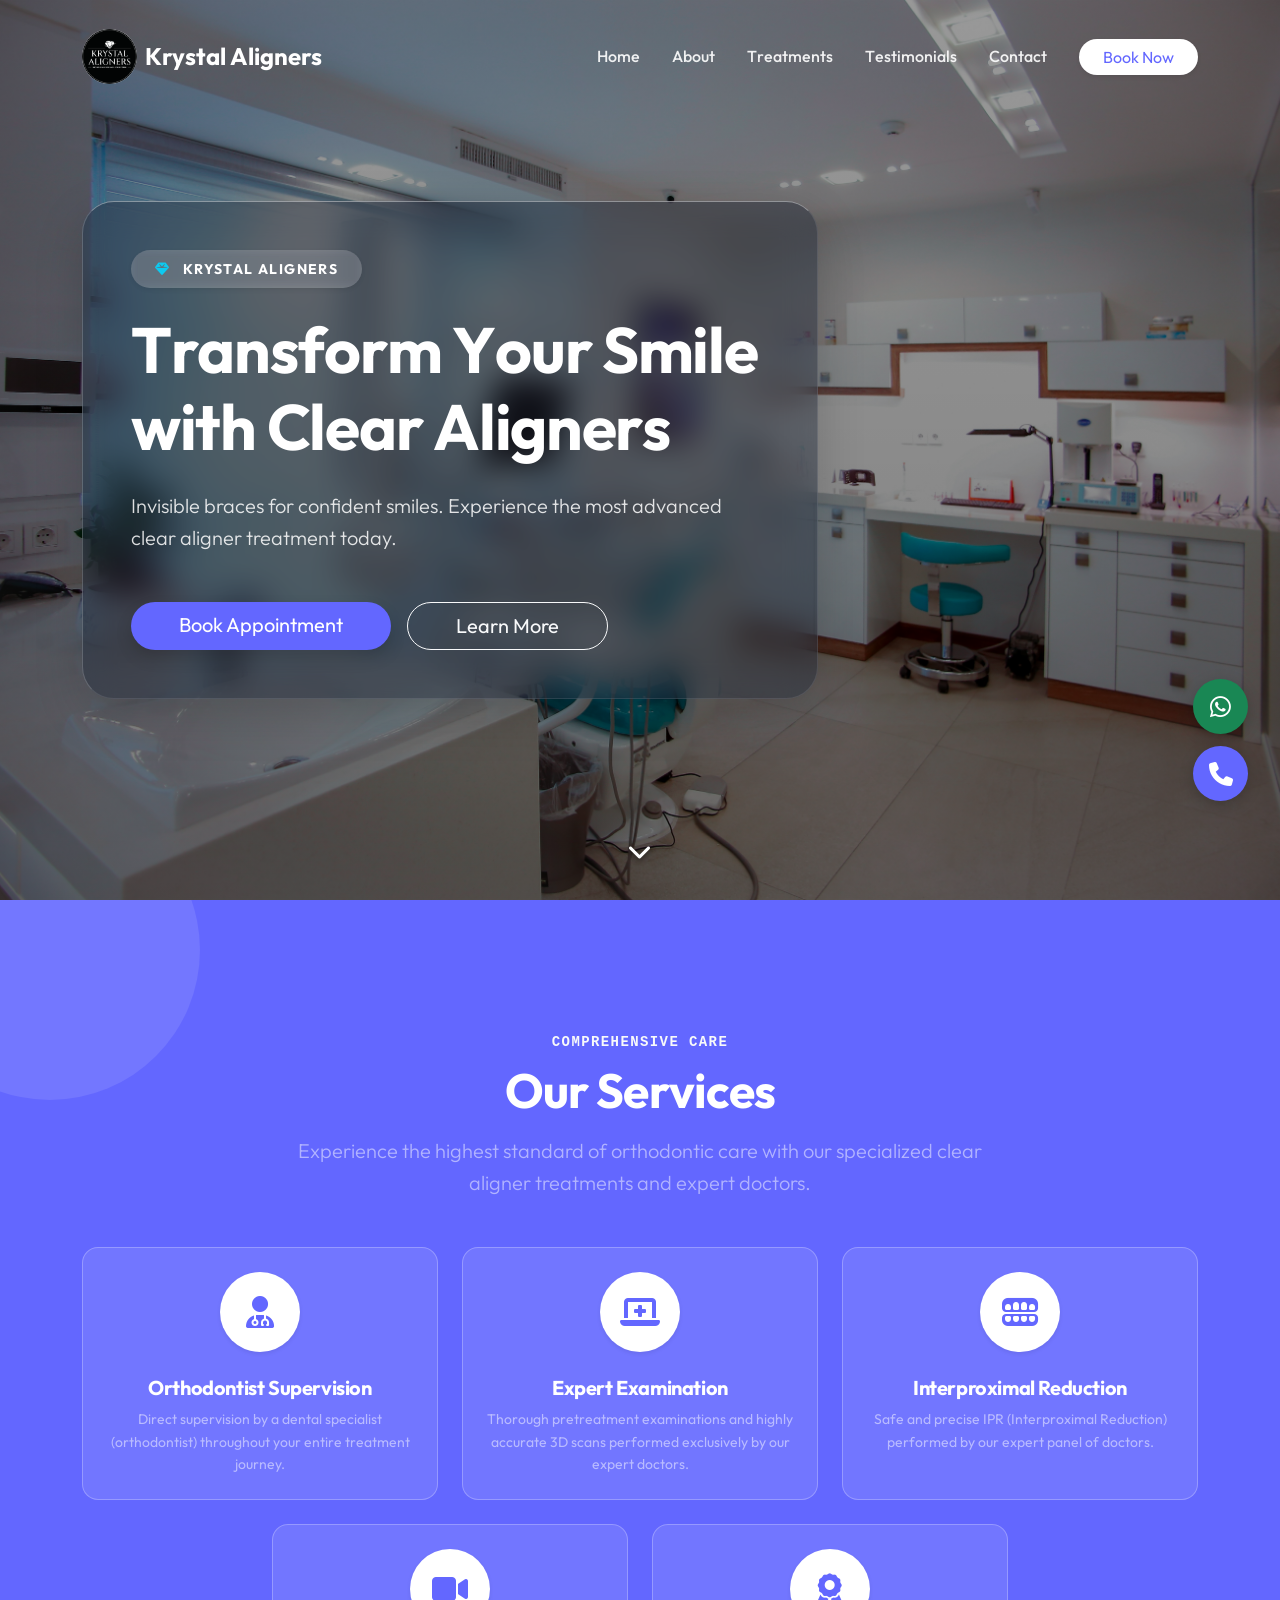
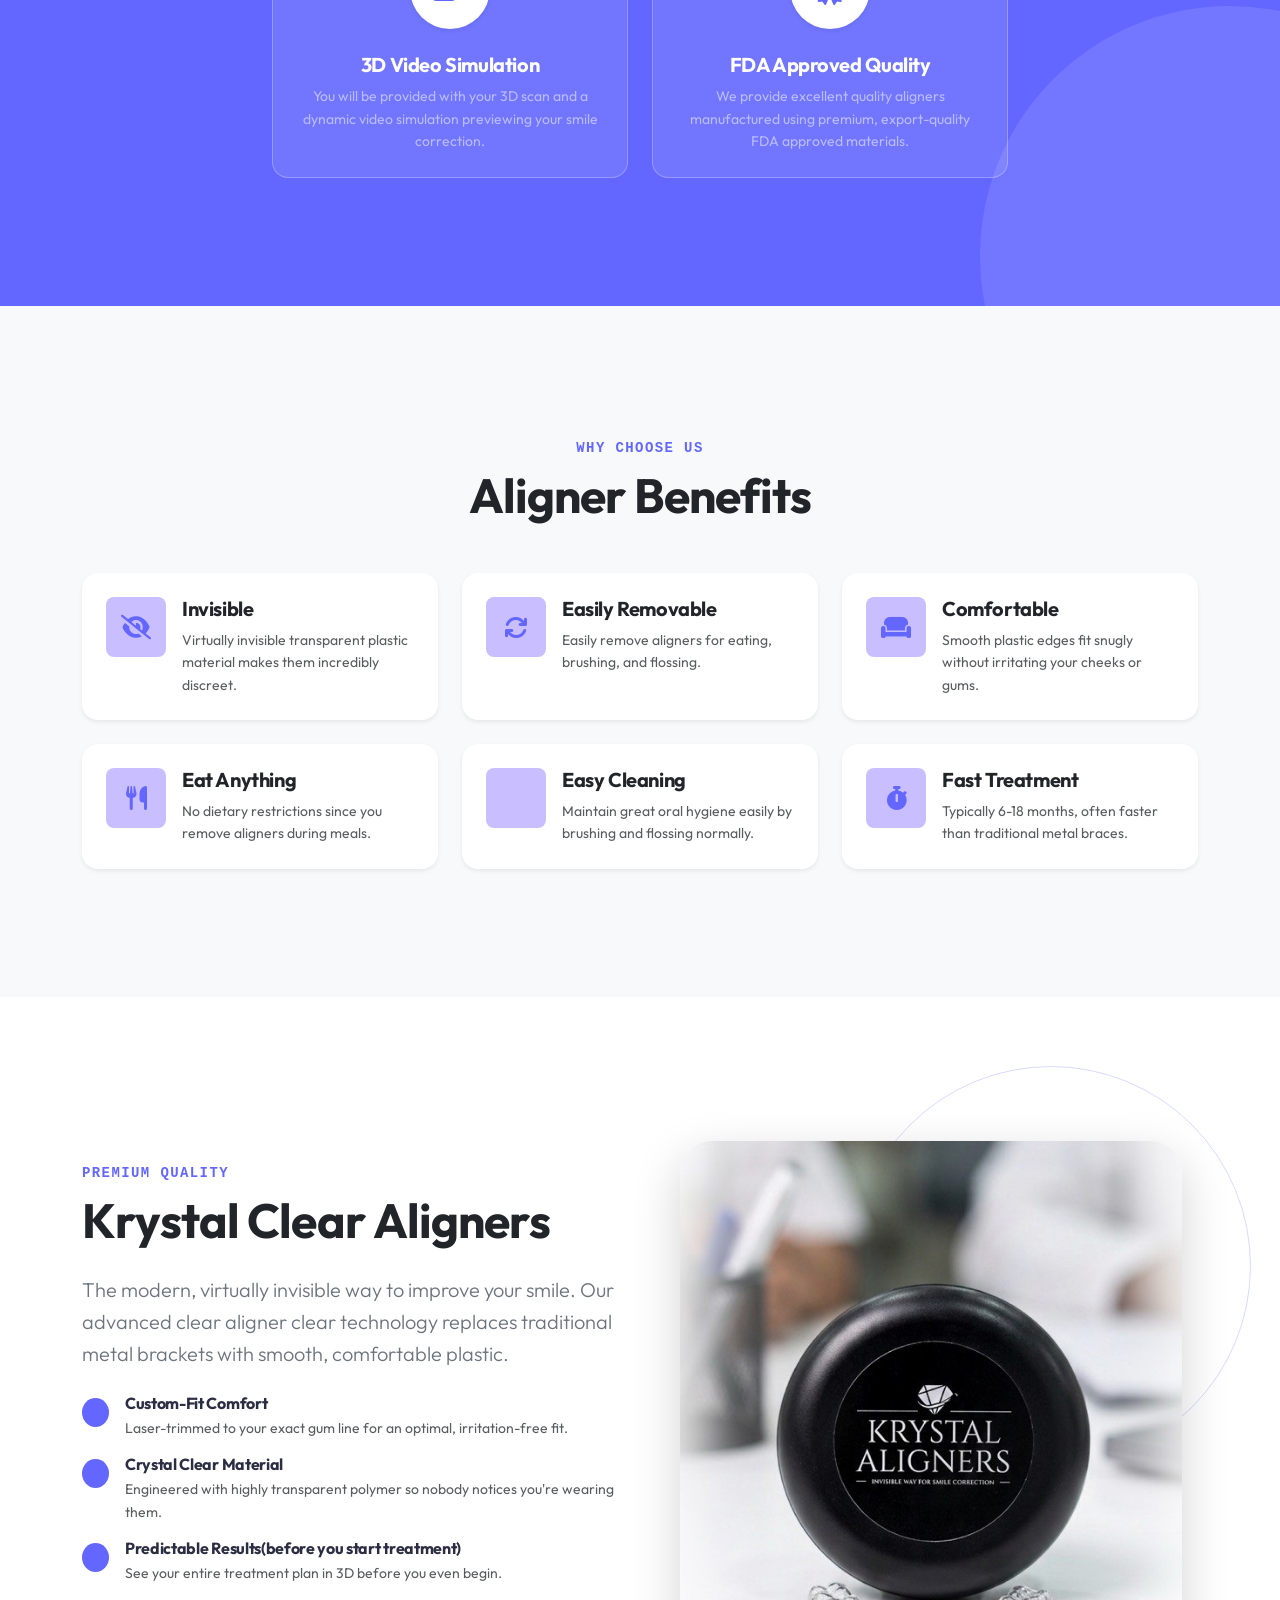
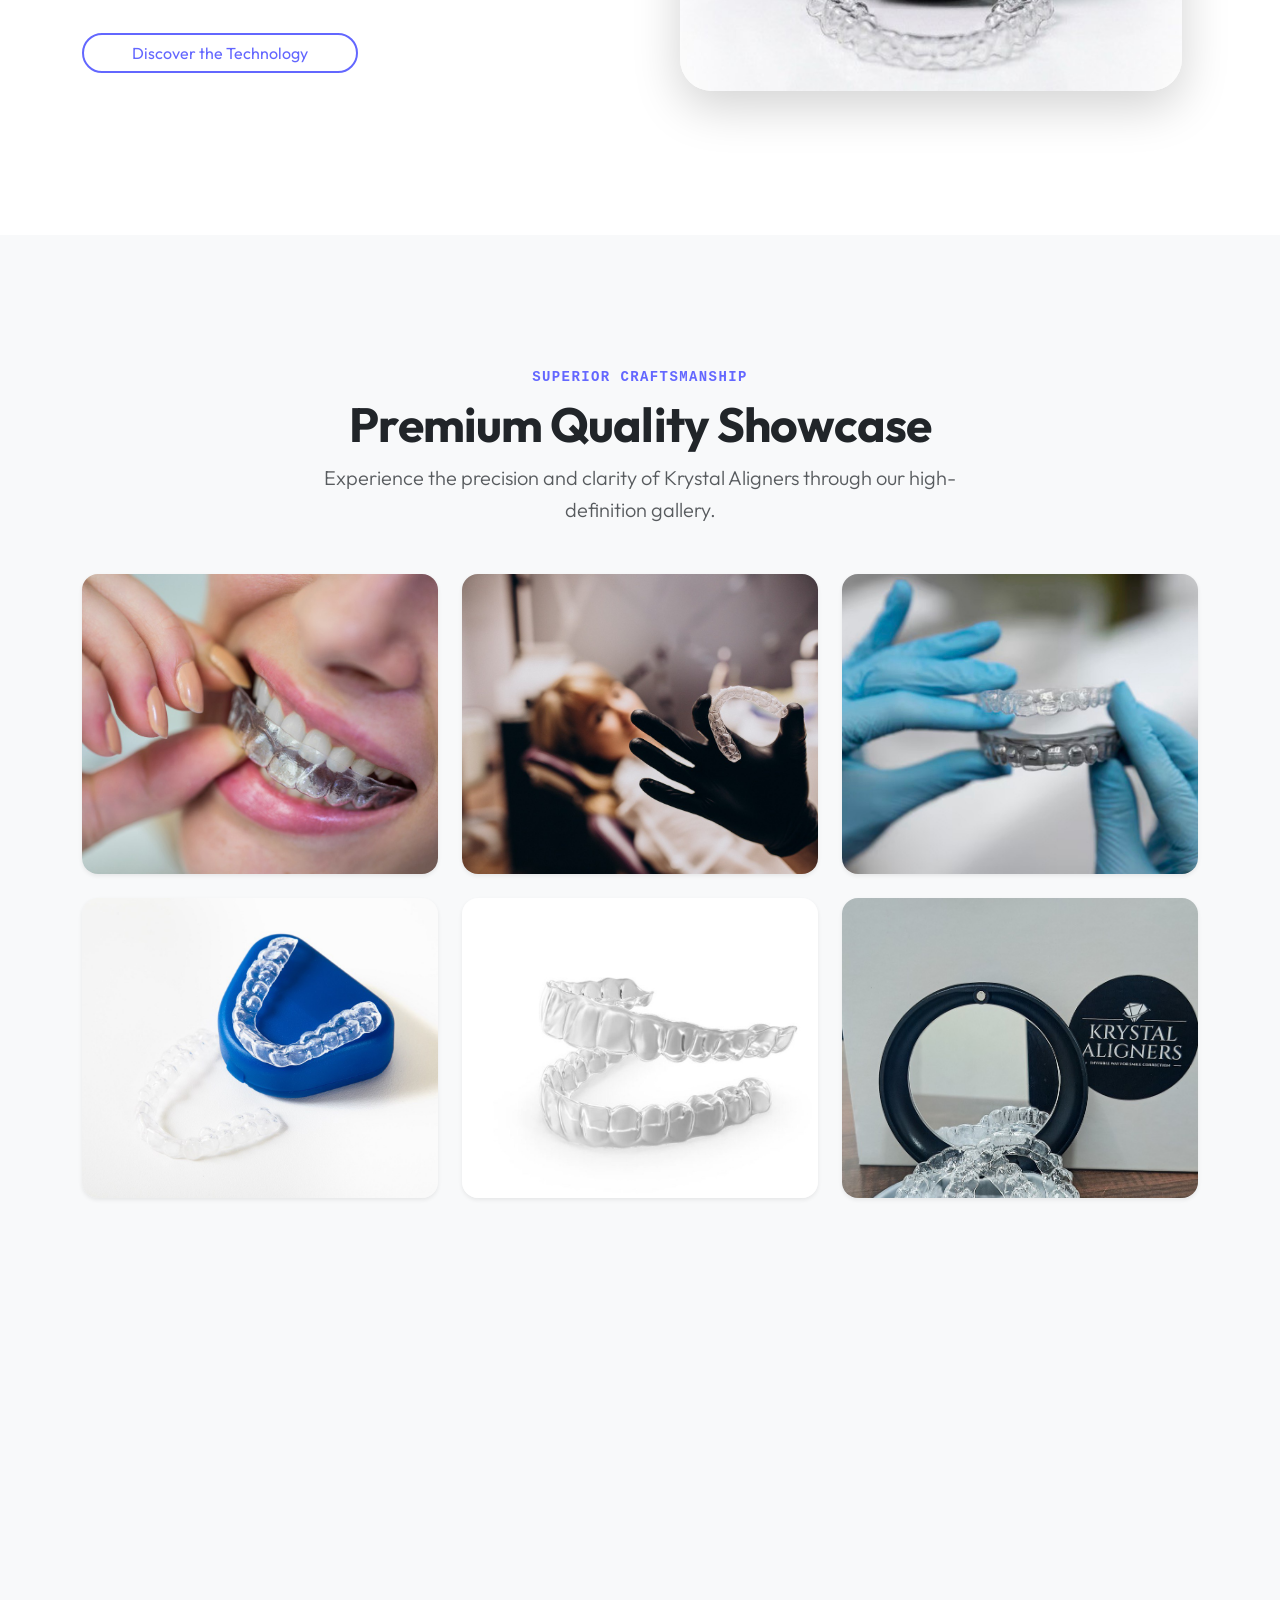
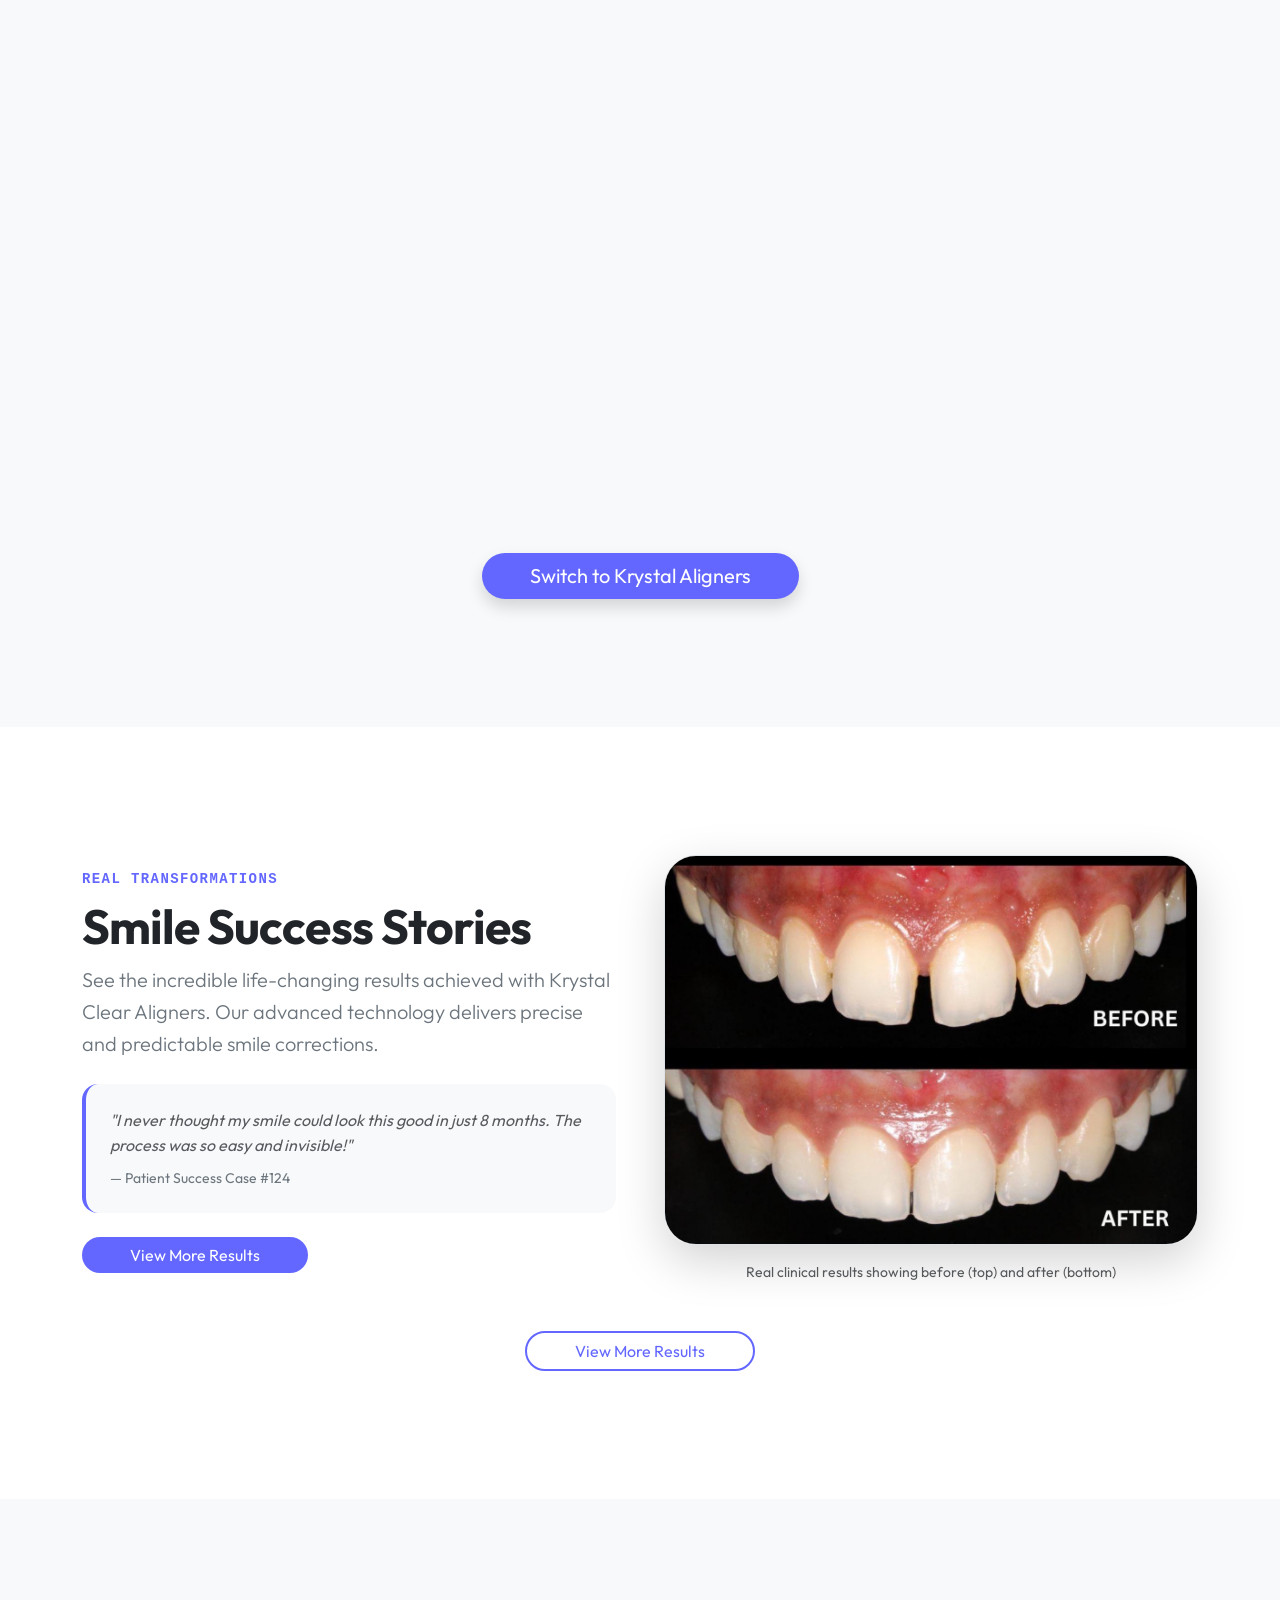
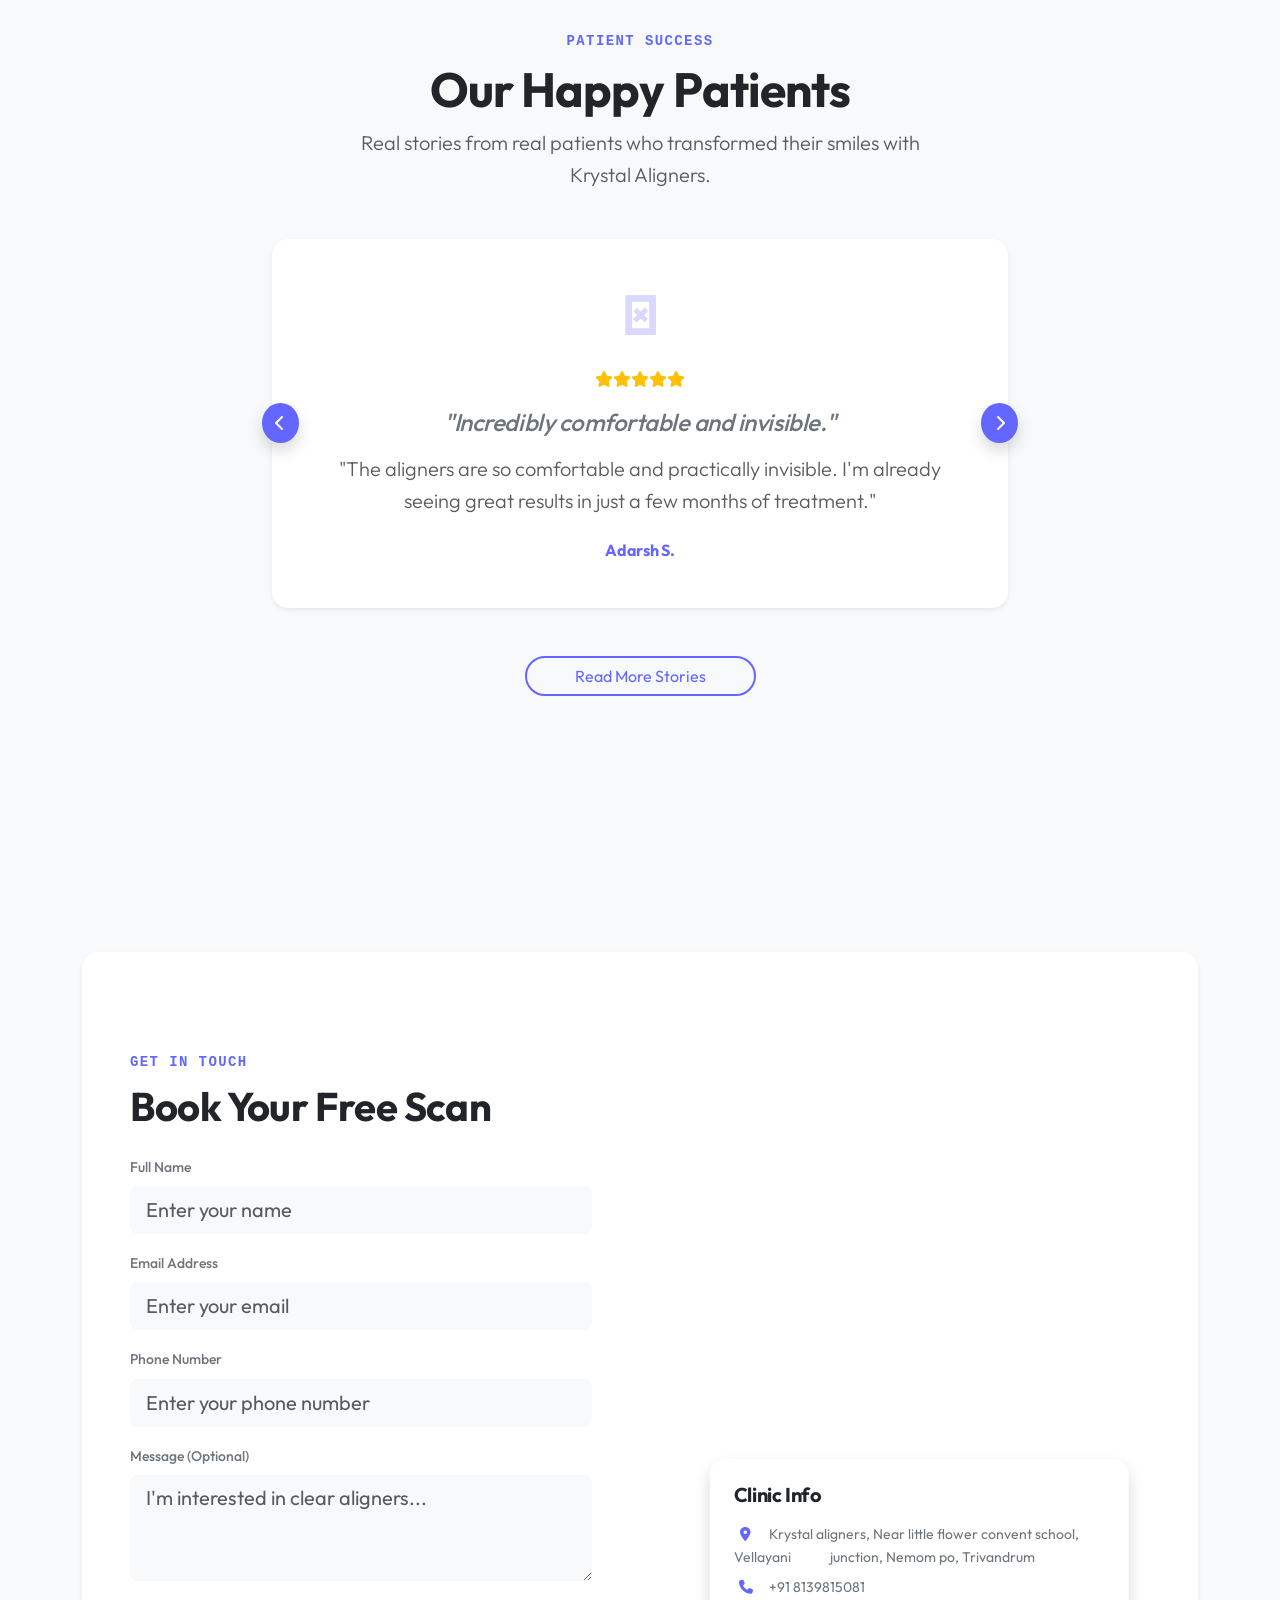
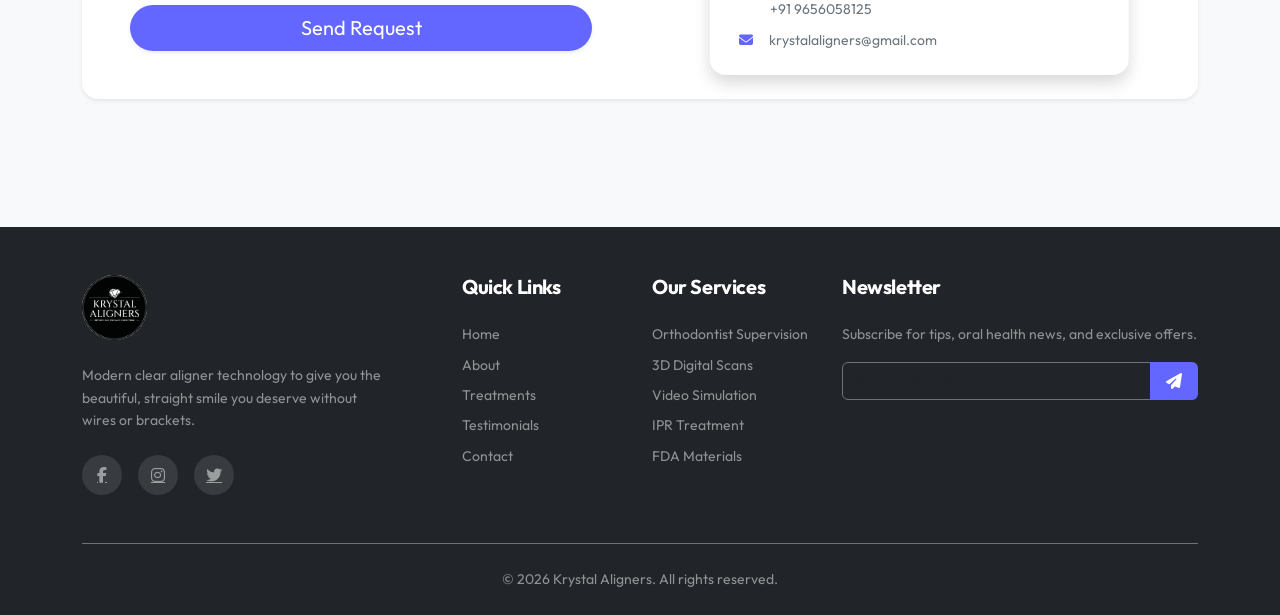
<file: index.html>
<!DOCTYPE html>
<html lang="en">

<head>
    <meta charset="UTF-8">
    <link rel="icon" type="image/png" href="logo.png?v=1.2">
    <meta name="viewport" content="width=device-width, initial-scale=1.0">
    <title>Krystal Aligners | Best Clear Aligners in Trivandrum & Kerala</title>
    <meta name="description"
        content="Krystal Aligners offers the most advanced clear aligner treatment in Trivandrum, Kerala. Get a perfect smile with our invisible braces, 3D scanning technology, and expert orthodontist supervision.">
    <meta name="keywords"
        content="Clear Aligners Trivandrum, Invisible Braces Kerala, Smile Correction Trivandrum, Orthodontix Trivandrum, Best Aligners Kerala, Krystal Aligners">

    <!-- Open Graph / Facebook -->
    <meta property="og:type" content="website">
    <meta property="og:url" content="https://krystalaligners.com/">
    <meta property="og:title" content="Krystal Aligners | Best Clear Aligners in Trivandrum & Kerala">
    <meta property="og:description"
        content="Transform your smile with Krystal Aligners. Advanced, invisible, and comfortable clear aligner treatments supervised by expert orthodontists in Trivandrum, Kerala.">
    <meta property="og:image" content="https://krystalaligners.com/logo.png">

    <!-- Twitter -->
    <meta property="twitter:card" content="summary_large_image">
    <meta property="twitter:url" content="https://krystalaligners.com/">
    <meta property="twitter:title" content="Krystal Aligners | Best Clear Aligners in Trivandrum & Kerala">
    <meta property="twitter:description"
        content="Transform your smile with Krystal Aligners. Advanced, invisible, and comfortable clear aligner treatments supervised by expert orthodontists in Trivandrum, Kerala.">
    <meta property="twitter:image" content="https://krystalaligners.com/logo.png">

    <!-- JSON-LD Schema for Local Business -->
    <script type="application/ld+json">
    {
      "@context": "https://schema.org",
      "@type": "Dentist",
      "name": "Krystal Aligners",
      "image": "https://krystalaligners.com/logo.png",
      "@id": "https://krystalaligners.com/",
      "url": "https://krystalaligners.com/",
      "telephone": "+919656058125",
      "address": {
        "@type": "PostalAddress",
        "streetAddress": "Krystal aligners Near little flower convent school Vellayani junction nemom po",
        "addressLocality": "Trivandrum",
        "addressRegion": "Kerala",
        "postalCode": "695001",
        "addressCountry": "IN"
      },
      "geo": {
        "@type": "GeoCoordinates",
        "latitude": 8.4565,
        "longitude": 77.0000
      },
      "openingHoursSpecification": {
        "@type": "OpeningHoursSpecification",
        "dayOfWeek": [
          "Monday",
          "Tuesday",
          "Wednesday",
          "Thursday",
          "Friday",
          "Saturday"
        ],
        "opens": "09:00",
        "closes": "19:00"
      },
      "sameAs": [
        "https://www.facebook.com/krystalaligners",
        "https://www.instagram.com/krystalaligners"
      ]
    }
    </script>

    <!-- Google Fonts -->
    <link href="https://fonts.googleapis.com/css2?family=Outfit:wght@300;400;500;600;700&display=swap" rel="stylesheet">
    <!-- Bootstrap 5 CSS -->
    <link href="https://cdn.jsdelivr.net/npm/bootstrap@5.3.2/dist/css/bootstrap.min.css" rel="stylesheet">
    <!-- Font Awesome -->
    <link rel="stylesheet" href="https://cdnjs.cloudflare.com/ajax/libs/font-awesome/6.4.0/css/all.min.css">
    <!-- Custom Styles with Cache Buster -->
    <link rel="stylesheet" href="style.css?v=1.3">

    <!-- Critical CSS Fixes (Forces immediate update on Hostinger) -->
    <style>
        /* Navbar Brand Fixes */
        .brand-logo-img {
            height: 55px;
            border-radius: 50%;
            transition: height 0.3s ease;
        }

        .brand-text {
            font-size: 1.25rem;
            white-space: nowrap;
            transition: font-size 0.3s ease, color 0.3s ease;
        }

        .navbar-light .brand-text {
            color: #2b2d42;
        }

        .navbar-dark .brand-text {
            color: #ffffff;
        }

        @media (max-width: 575.98px) {
            .brand-logo-img {
                height: 45px;
            }

            .brand-text {
                font-size: 1.15rem;
            }
        }

        @media (min-width: 576px) {
            .brand-text {
                font-size: 1.5rem;
            }
        }

        .doctor-review-img-wrapper {
            width: 140px !important;
            height: 140px !important;
            margin: 0 auto 1.5rem !important;
            overflow: hidden !important;
            border-radius: 50% !important;
        }

        .doctor-review-img {
            width: 100% !important;
            height: 100% !important;
            object-fit: cover !important;
            border-radius: 50% !important;
        }

        /* Prevent Hero Text from breaking awkwardly */
        .display-3 {
            word-wrap: normal !important;
            overflow-wrap: normal !important;
            white-space: normal !important;
        }

        .display-3 span {
            display: inline-block !important;
        }
    </style>
</head>

<body class="fade-in-page">
    <!-- Navbar -->
    <nav class="navbar navbar-expand-lg fixed-top" id="mainNavbar">
        <div class="container">
            <a class="navbar-brand d-flex align-items-center" href="index.html">
                <img src="logo.png" alt="Krystal Aligners Logo" class="brand-logo-img me-2"
                    style="height: 55px; max-width: 55px; border-radius: 50%; object-fit: cover;">
                <span class="fw-bold brand-text" style="white-space: nowrap;">Krystal Aligners</span>
            </a>
            <button class="navbar-toggler border-0" type="button" data-bs-toggle="collapse" data-bs-toggle="collapse"
                data-bs-target="#navbarNav">
                <i class="fa-solid fa-bars text-primary" style="font-size: 1.5rem;"></i>
            </button>
            <div class="collapse navbar-collapse" id="navbarNav">
                <ul class="navbar-nav ms-auto fw-medium">
                    <li class="nav-item"><a class="nav-link" href="index.html">Home</a></li>
                    <li class="nav-item"><a class="nav-link" href="about.html">About</a></li>
                    <li class="nav-item"><a class="nav-link" href="treatments.html">Treatments</a></li>
                    <li class="nav-item"><a class="nav-link" href="testimonials.html">Testimonials</a></li>
                    <li class="nav-item"><a class="nav-link" href="index.html#contact">Contact</a></li>
                </ul>
                <a href="#contact" class="btn btn-teal ms-lg-3 mt-3 mt-lg-0 rounded-pill px-4 shadow-sm">Book Now</a>
            </div>
        </div>
    </nav>

    <!-- Hero Section -->
    <section id="home" class="hero-section d-flex align-items-center position-relative">
        <div class="container position-relative z-1 text-center text-md-start">
            <div class="row">
                <div class="col-lg-8 text-white reveal-up">
                    <div class="glass-panel p-5 rounded-5 shadow-lg animate-float"
                        style="border-top: 1px solid rgba(255,255,255,0.4); border-left: 1px solid rgba(255,255,255,0.2);">
                        <div class="d-inline-block bg-white bg-opacity-25 rounded-pill px-4 py-2 mb-4 text-uppercase tracking-wide small fw-bold shadow-sm backdrop-blur"
                            style="backdrop-filter: blur(5px);">
                            <i class="fa-solid fa-gem me-2 text-info"></i> Krystal Aligners
                        </div>
                        <h1 class="display-3 fw-bold mb-4">Transform Your Smile with Clear Aligners</h1>
                        <p class="lead mb-5 fw-light" style="color: rgba(255,255,255,0.85);">Invisible braces for
                            confident smiles. Experience the most
                            advanced clear aligner treatment today.</p>
                        <div
                            class="d-flex flex-column flex-sm-row gap-3 justify-content-center justify-content-md-start">
                            <a href="#contact" class="btn btn-teal btn-lg rounded-pill px-5 shadow hover-scale">Book
                                Appointment</a>
                            <a href="about.html"
                                class="btn btn-outline-light btn-lg rounded-pill px-5 hover-scale">Learn More</a>
                        </div>
                    </div>
                </div>
            </div>
        </div>
        <a href="#how-it-works" class="scroll-down-btn text-white">
            <i class="fa-solid fa-chevron-down"></i>
        </a>
    </section>



    <!-- Our Services Section -->
    <section id="services" class="py-6 bg-teal text-white position-relative overflow-hidden">
        <!-- Decorative subtle background elements -->
        <div class="bg-circle bg-circle-1"></div>
        <div class="bg-circle bg-circle-2"></div>

        <div class="container py-5 position-relative z-1">
            <div class="text-center mb-5 reveal-up">
                <span class="text-light font-monospace text-uppercase small fw-bold tracking-wide">Comprehensive
                    Care</span>
                <h2 class="display-5 fw-bold mt-2">Our Services</h2>
                <p class="lead text-white-50 mt-3 mx-auto" style="max-width: 700px;">Experience the highest standard of
                    orthodontic care with our specialized clear aligner treatments and expert doctors.</p>
            </div>

            <div class="row g-4 justify-content-center">
                <div class="col-md-6 col-lg-4 reveal-up">
                    <div
                        class="bg-white bg-opacity-10 p-4 rounded-4 h-100 border border-white border-opacity-25 hover-lift backdrop-blur d-flex flex-column align-items-center text-center">
                        <div class="step-icon-bg bg-white text-teal rounded-circle d-flex align-items-center justify-content-center mb-4 shadow-sm"
                            style="width: 80px; height: 80px; font-size: 2rem;">
                            <i class="fa-solid fa-user-doctor"></i>
                        </div>
                        <h5 class="fw-bold">Orthodontist Supervision</h5>
                        <p class="small text-white-50 mb-0">Direct supervision by a dental specialist (orthodontist)
                            throughout your entire treatment journey.</p>
                    </div>
                </div>

                <div class="col-md-6 col-lg-4 reveal-up" style="transition-delay: 100ms;">
                    <div
                        class="bg-white bg-opacity-10 p-4 rounded-4 h-100 border border-white border-opacity-25 hover-lift backdrop-blur d-flex flex-column align-items-center text-center">
                        <div class="step-icon-bg bg-white text-teal rounded-circle d-flex align-items-center justify-content-center mb-4 shadow-sm"
                            style="width: 80px; height: 80px; font-size: 2rem;">
                            <i class="fa-solid fa-laptop-medical"></i>
                        </div>
                        <h5 class="fw-bold text-white">Expert Examination</h5>
                        <p class="small text-white-50 mb-0">Thorough pretreatment examinations and highly accurate 3D
                            scans performed exclusively by our expert doctors.</p>
                    </div>
                </div>

                <div class="col-md-6 col-lg-4 reveal-up" style="transition-delay: 200ms;">
                    <div
                        class="bg-white bg-opacity-10 p-4 rounded-4 h-100 border border-white border-opacity-25 hover-lift backdrop-blur d-flex flex-column align-items-center text-center">
                        <div class="step-icon-bg bg-white text-teal rounded-circle d-flex align-items-center justify-content-center mb-4 shadow-sm"
                            style="width: 80px; height: 80px; font-size: 2rem;">
                            <i class="fa-solid fa-teeth-open"></i>
                        </div>
                        <h5 class="fw-bold">Interproximal Reduction</h5>
                        <p class="small text-white-50 mb-0">Safe and precise IPR (Interproximal Reduction) performed by
                            our expert panel of doctors.</p>
                    </div>
                </div>

                <div class="col-md-6 col-lg-4 reveal-up">
                    <div
                        class="bg-white bg-opacity-10 p-4 rounded-4 h-100 border border-white border-opacity-25 hover-lift backdrop-blur d-flex flex-column align-items-center text-center">
                        <div class="step-icon-bg bg-white text-teal rounded-circle d-flex align-items-center justify-content-center mb-4 shadow-sm"
                            style="width: 80px; height: 80px; font-size: 2rem;">
                            <i class="fa-solid fa-video"></i>
                        </div>
                        <h5 class="fw-bold">3D Video Simulation</h5>
                        <p class="small text-white-50 mb-0">You will be provided with your 3D scan and a dynamic video
                            simulation previewing your smile correction.</p>
                    </div>
                </div>

                <div class="col-md-6 col-lg-4 reveal-up" style="transition-delay: 100ms;">
                    <div
                        class="bg-white bg-opacity-10 p-4 rounded-4 h-100 border border-white border-opacity-25 hover-lift backdrop-blur d-flex flex-column align-items-center text-center">
                        <div class="step-icon-bg bg-white text-teal rounded-circle d-flex align-items-center justify-content-center mb-4 shadow-sm"
                            style="width: 80px; height: 80px; font-size: 2rem;">
                            <i class="fa-solid fa-award"></i>
                        </div>
                        <h5 class="fw-bold">FDA Approved Quality</h5>
                        <p class="small text-white-50 mb-0">We provide excellent quality aligners manufactured using
                            premium, export-quality FDA approved materials.</p>
                    </div>
                </div>
            </div>
        </div>
    </section>

    <!-- Benefits Section -->
    <section id="benefits" class="py-6 bg-light">
        <div class="container py-5">
            <div class="text-center mb-5 reveal-up">
                <span class="text-teal font-monospace text-uppercase small fw-bold tracking-wide">Why Choose Us</span>
                <h2 class="display-5 fw-bold mt-2 text-dark">Aligner Benefits</h2>
            </div>

            <div class="row g-4">
                <div class="col-md-6 col-lg-4 reveal-up">
                    <div class="bg-white p-4 rounded-4 shadow-sm h-100 d-flex gap-3 hover-lift">
                        <div class="icon-square bg-blue-light text-teal rounded-3 d-flex align-items-center justify-content-center flex-shrink-0"
                            style="width: 60px; height: 60px; font-size: 1.5rem;">
                            <i class="fa-solid fa-eye-slash"></i>
                        </div>
                        <div>
                            <h5 class="fw-bold text-dark">Invisible</h5>
                            <p class="text-muted small mb-0">Virtually invisible transparent plastic material makes them
                                incredibly discreet.</p>
                        </div>
                    </div>
                </div>
                <div class="col-md-6 col-lg-4 reveal-up" style="transition-delay: 100ms;">
                    <div class="bg-white p-4 rounded-4 shadow-sm h-100 d-flex gap-3 hover-lift">
                        <div class="icon-square bg-blue-light text-teal rounded-3 d-flex align-items-center justify-content-center flex-shrink-0"
                            style="width: 60px; height: 60px; font-size: 1.5rem;">
                            <i class="fa-solid fa-arrows-rotate"></i>
                        </div>
                        <div>
                            <h5 class="fw-bold text-dark">Easily Removable</h5>
                            <p class="text-muted small mb-0">Easily remove aligners for eating, brushing, and flossing.
                            </p>
                        </div>
                    </div>
                </div>
                <div class="col-md-6 col-lg-4 reveal-up" style="transition-delay: 200ms;">
                    <div class="bg-white p-4 rounded-4 shadow-sm h-100 d-flex gap-3 hover-lift">
                        <div class="icon-square bg-blue-light text-teal rounded-3 d-flex align-items-center justify-content-center flex-shrink-0"
                            style="width: 60px; height: 60px; font-size: 1.5rem;">
                            <i class="fa-solid fa-couch"></i>
                        </div>
                        <div>
                            <h5 class="fw-bold text-dark">Comfortable</h5>
                            <p class="text-muted small mb-0">Smooth plastic edges fit snugly without irritating your
                                cheeks or gums.</p>
                        </div>
                    </div>
                </div>
                <div class="col-md-6 col-lg-4 reveal-up">
                    <div class="bg-white p-4 rounded-4 shadow-sm h-100 d-flex gap-3 hover-lift">
                        <div class="icon-square bg-blue-light text-teal rounded-3 d-flex align-items-center justify-content-center flex-shrink-0"
                            style="width: 60px; height: 60px; font-size: 1.5rem;">
                            <i class="fa-solid fa-utensils"></i>
                        </div>
                        <div>
                            <h5 class="fw-bold text-dark">Eat Anything</h5>
                            <p class="text-muted small mb-0">No dietary restrictions since you remove aligners during
                                meals.</p>
                        </div>
                    </div>
                </div>
                <div class="col-md-6 col-lg-4 reveal-up" style="transition-delay: 100ms;">
                    <div class="bg-white p-4 rounded-4 shadow-sm h-100 d-flex gap-3 hover-lift">
                        <div class="icon-square bg-blue-light text-teal rounded-3 d-flex align-items-center justify-content-center flex-shrink-0"
                            style="width: 60px; height: 60px; font-size: 1.5rem;">
                            <i class="fa-solid fa-toothbrush"></i>
                        </div>
                        <div>
                            <h5 class="fw-bold text-dark">Easy Cleaning</h5>
                            <p class="text-muted small mb-0">Maintain great oral hygiene easily by brushing and flossing
                                normally.</p>
                        </div>
                    </div>
                </div>
                <div class="col-md-6 col-lg-4 reveal-up" style="transition-delay: 200ms;">
                    <div class="bg-white p-4 rounded-4 shadow-sm h-100 d-flex gap-3 hover-lift">
                        <div class="icon-square bg-blue-light text-teal rounded-3 d-flex align-items-center justify-content-center flex-shrink-0"
                            style="width: 60px; height: 60px; font-size: 1.5rem;">
                            <i class="fa-solid fa-stopwatch"></i>
                        </div>
                        <div>
                            <h5 class="fw-bold text-dark">Fast Treatment</h5>
                            <p class="text-muted small mb-0">Typically 6-18 months, often faster than traditional metal
                                braces.</p>
                        </div>
                    </div>
                </div>
            </div>
        </div>
    </section>


    <!-- Product Showcase Section -->
    <section id="showcase" class="py-6 bg-white overflow-hidden">
        <div class="container py-5">
            <div class="row align-items-center g-5">
                <div class="col-lg-6 reveal-left">
                    <span class="text-teal font-monospace text-uppercase small fw-bold tracking-wide">Premium
                        Quality</span>
                    <h2 class="display-5 fw-bold mt-2 mb-4 text-dark">Krystal Clear Aligners</h2>
                    <p class="lead text-secondary mb-4">The modern, virtually invisible way to improve your smile. Our
                        advanced clear aligner clear technology replaces traditional metal brackets with smooth,
                        comfortable plastic.</p>

                    <ul class="list-unstyled d-flex flex-column gap-3 mb-5">
                        <li class="d-flex align-items-start">
                            <i class="fa-solid fa-check text-teal mt-1 me-3 bg-teal bg-opacity-10 rounded-circle p-2"
                                style="font-size: 0.8rem;"></i>
                            <div>
                                <h6 class="fw-bold mb-1">Custom-Fit Comfort</h6>
                                <p class="text-muted small mb-0">Laser-trimmed to your exact gum line for an optimal,
                                    irritation-free fit.</p>
                            </div>
                        </li>
                        <li class="d-flex align-items-start">
                            <i class="fa-solid fa-check text-teal mt-1 me-3 bg-teal bg-opacity-10 rounded-circle p-2"
                                style="font-size: 0.8rem;"></i>
                            <div>
                                <h6 class="fw-bold mb-1">Crystal Clear Material</h6>
                                <p class="text-muted small mb-0">Engineered with highly transparent polymer so nobody
                                    notices you're wearing them.</p>
                            </div>
                        </li>
                        <li class="d-flex align-items-start">
                            <i class="fa-solid fa-check text-teal mt-1 me-3 bg-teal bg-opacity-10 rounded-circle p-2"
                                style="font-size: 0.8rem;"></i>
                            <div>
                                <h6 class="fw-bold mb-1">Predictable Results(before you start treatment)</h6>
                                <p class="text-muted small mb-0">See your entire treatment plan in 3D before you even
                                    begin.</p>
                            </div>
                        </li>
                    </ul>

                    <a href="about.html" class="btn btn-outline-teal rounded-pill px-5 hover-scale">Discover the
                        Technology</a>
                </div>
                <div class="col-lg-6 reveal-right">
                    <div class="position-relative p-3">
                        <!-- Decorative background element -->
                        <div class="position-absolute border border-teal rounded-circle opacity-25"
                            style="width: 400px; height: 400px; top: -10%; right: -10%; z-index: 0;"></div>
                        <!-- Single Image -->
                        <div class="rounded-5 overflow-hidden shadow-lg position-relative z-1 group-hover-zoom">
                            <img src="photo_2026-03-08_11-20-08.jpg"
                                class="img-fluid w-100 object-fit-cover hover-zoom-img"
                                alt="Krystal Aligners Premium Case" style="height: 550px;">
                        </div>
                    </div>
                </div>
            </div>
        </div>
    </section>

    <!-- Premium Gallery Section -->
    <section id="gallery" class="py-6 bg-light">
        <div class="container py-5">
            <div class="text-center mb-5 reveal-up">
                <span class="text-teal font-monospace text-uppercase small fw-bold tracking-wide">Superior
                    Craftsmanship</span>
                <h2 class="display-5 fw-bold mt-2 text-dark">Premium Quality Showcase</h2>
                <p class="text-muted lead mx-auto" style="max-width: 700px;">Experience the precision and clarity of
                    Krystal Aligners through our high-definition gallery.</p>
            </div>

            <div class="row g-4">
                <!-- Gallery Item 1 -->
                <div class="col-lg-4 col-md-6 reveal-up">
                    <div class="rounded-4 overflow-hidden shadow-sm h-100 group-hover-zoom">
                        <img src="photo_2026-03-10_16-36-14.jpg" class="img-fluid w-100 object-fit-cover hover-zoom-img"
                            alt="Krystal Aligners Precision" style="height: 300px;">
                    </div>
                </div>
                <!-- Gallery Item 2 -->
                <div class="col-lg-4 col-md-6 reveal-up" style="transition-delay: 100ms;">
                    <div class="rounded-4 overflow-hidden shadow-sm h-100 group-hover-zoom">
                        <img src="photo_2026-03-10_16-36-08.jpg" class="img-fluid w-100 object-fit-cover hover-zoom-img"
                            alt="Krystal Aligners Premium Case" style="height: 300px;">
                    </div>
                </div>
                <!-- Gallery Item 3 -->
                <div class="col-lg-4 col-md-6 reveal-up" style="transition-delay: 200ms;">
                    <div class="rounded-4 overflow-hidden shadow-sm h-100 group-hover-zoom">
                        <img src="photo_2026-03-10_16-36-03.jpg" class="img-fluid w-100 object-fit-cover hover-zoom-img"
                            alt="Krystal Aligners Details" style="height: 300px;">
                    </div>
                </div>
                <!-- Gallery Item 4 -->
                <div class="col-lg-4 col-md-6 reveal-up">
                    <div class="rounded-4 overflow-hidden shadow-sm h-100 group-hover-zoom">
                        <img src="photo_2026-03-10_16-35-57.jpg" class="img-fluid w-100 object-fit-cover hover-zoom-img"
                            alt="Krystal Aligners Clear Material" style="height: 300px;">
                    </div>
                </div>
                <!-- Gallery Item 5 -->
                <div class="col-lg-4 col-md-6 reveal-up" style="transition-delay: 100ms;">
                    <div class="rounded-4 overflow-hidden shadow-sm h-100 group-hover-zoom">
                        <img src="photo_2026-03-10_16-35-52.jpg" class="img-fluid w-100 object-fit-cover hover-zoom-img"
                            alt="The invisible way to a krystal clear smile" style="height: 300px;">
                    </div>
                </div>
                <!-- Gallery Item 6 -->
                <div class="col-lg-4 col-md-6 reveal-up" style="transition-delay: 200ms;">
                    <div class="rounded-4 overflow-hidden shadow-sm h-100 group-hover-zoom">
                        <img src="photo_2026-03-10_11-50-48.jpg" class="img-fluid w-100 object-fit-cover hover-zoom-img"
                            alt="Aligner Premium Selection" style="height: 300px;">
                    </div>
                </div>
            </div>
        </div>
    </section>

    <section id="comparison" class="py-6 bg-light">
        <div class="container py-5">
            <div class="text-center mb-5 reveal-up">
                <span class="text-teal font-monospace text-uppercase small fw-bold tracking-wide">Make the Smart
                    Choice</span>
                <h2 class="display-5 fw-bold mt-2 text-dark">Krystal Clear Aligners vs. Braces</h2>
            </div>

            <div class="row justify-content-center reveal-up">
                <div class="col-lg-10">
                    <div class="bg-white rounded-4 shadow-sm overflow-hidden border">
                        <!-- Header Row -->
                        <div class="row g-0 text-center fw-bold border-bottom align-items-center">
                            <div class="col-4 p-4 text-start bg-white text-secondary">Feature</div>
                            <div class="col-4 p-4 bg-teal text-dark fs-5" style="border-right: 2px solid white;">
                                Krystal Aligners</div>
                            <div class="col-4 p-4 text-muted bg-light border-start">Traditional Braces</div>
                        </div>

                        <!-- Row 1: Visibility -->
                        <div class="row g-0 text-center border-bottom align-items-center">
                            <div class="col-4 p-4 text-start fw-bold text-dark">Visibility</div>
                            <div class="col-4 p-4 bg-teal text-white border-start border-end border-teal border-opacity-25"
                                style="border-right: 2px solid rgba(255,255,255,0.2) !important; border-left: 2px solid rgba(255,255,255,0.2) !important;">
                                <i class="fa-solid fa-check-circle fs-3 mb-2"></i>
                                <div class="fw-medium small">Virtually Invisible</div>
                            </div>
                            <div class="col-4 p-4 text-muted bg-light">
                                <i class="fa-solid fa-xmark-circle fs-3 mb-2 opacity-50"></i>
                                <div class="small">Highly Noticeable</div>
                            </div>
                        </div>

                        <!-- Row 2: Diet -->
                        <div class="row g-0 text-center border-bottom align-items-center">
                            <div class="col-4 p-4 text-start fw-bold text-dark">Diet</div>
                            <div class="col-4 p-4 bg-teal text-white border-start border-end border-teal border-opacity-25"
                                style="border-right: 2px solid rgba(255,255,255,0.2) !important; border-left: 2px solid rgba(255,255,255,0.2) !important;">
                                <i class="fa-solid fa-check-circle fs-3 mb-2"></i>
                                <div class="fw-medium small">Eat Anything</div>
                            </div>
                            <div class="col-4 p-4 text-muted bg-light">
                                <i class="fa-solid fa-xmark-circle fs-3 mb-2 opacity-50"></i>
                                <div class="small">Avoid Hard/Sticky Foods</div>
                            </div>
                        </div>

                        <!-- Row 3: Comfort -->
                        <div class="row g-0 text-center border-bottom align-items-center">
                            <div class="col-4 p-4 text-start fw-bold text-dark">Comfort</div>
                            <div class="col-4 p-4 bg-teal text-white border-start border-end border-teal border-opacity-25"
                                style="border-right: 2px solid rgba(255,255,255,0.2) !important; border-left: 2px solid rgba(255,255,255,0.2) !important;">
                                <i class="fa-solid fa-check-circle fs-3 mb-2"></i>
                                <div class="fw-medium small">Smooth Custom Plastic</div>
                            </div>
                            <div class="col-4 p-4 text-muted bg-light">
                                <i class="fa-solid fa-xmark-circle fs-3 mb-2 opacity-50"></i>
                                <div class="small">Sharp Metal & Wires</div>
                            </div>
                        </div>

                        <!-- Row 4: Cleaning -->
                        <div class="row g-0 text-center align-items-center">
                            <div class="col-4 p-4 text-start fw-bold text-dark">Oral Hygiene</div>
                            <div class="col-4 p-4 bg-teal text-white border-start border-end border-teal border-opacity-25"
                                style="border-right: 2px solid rgba(255,255,255,0.2) !important; border-left: 2px solid rgba(255,255,255,0.2) !important;">
                                <i class="fa-solid fa-check-circle fs-3 mb-2"></i>
                                <div class="fw-medium small">Easily Removable</div>
                            </div>
                            <div class="col-4 p-4 text-muted bg-light">
                                <i class="fa-solid fa-xmark-circle fs-3 mb-2 opacity-50"></i>
                                <div class="small">Difficult & Time Consuming</div>
                            </div>
                        </div>
                    </div>
                </div>
            </div>

            <div class="text-center mt-5 reveal-up">
                <a href="#contact" class="btn btn-teal btn-lg rounded-pill px-5 shadow hover-scale">Switch to Krystal
                    Aligners</a>
            </div>
        </div>
    </section>



    <!-- Smile Results Section -->
    <section id="results" class="py-6 bg-white">
        <div class="container py-5">
            <div class="row align-items-center g-5">
                <!-- Content Left -->
                <div class="col-lg-6 reveal-left">
                    <span class="text-teal font-monospace text-uppercase small fw-bold tracking-wide">Real
                        Transformations</span>
                    <h2 class="display-5 fw-bold mt-2 text-dark">Smile Success Stories</h2>
                    <p class="lead text-secondary mb-4">See the incredible life-changing results achieved with Krystal
                        Clear Aligners. Our advanced technology delivers precise and predictable smile corrections.</p>

                    <div class="bg-light p-4 rounded-4 border-start border-4 border-teal mb-4">
                        <p class="mb-0 fst-italic text-muted">"I never thought my smile could look this good in just 8
                            months. The process was so easy and invisible!"</p>
                        <footer class="blockquote-footer mt-2 mb-0">Patient Success Case #124</iframe></footer>
                    </div>

                    <a href="treatments.html" class="btn btn-teal rounded-pill px-5 hover-scale">View More Results</a>
                </div>

                <!-- Result Image Right -->
                <div class="col-lg-6 reveal-right">
                    <div class="d-flex flex-column gap-4">
                        <div class="rounded-5 overflow-hidden shadow-lg border">
                            <img src="photo_2026-03-10_11-50-10.jpg" alt="Smile Transformation Result 1"
                                class="img-fluid w-100">
                        </div>

                    </div>
                    <p class="text-center text-muted small mt-3 mb-0">Real clinical results showing before (top) and
                        after (bottom)</p>
                </div>
            </div>

            <div class="text-center mt-5 reveal-up">
                <a href="treatments.html" class="btn btn-outline-teal rounded-pill px-5 hover-scale">View More
                    Results</a>
            </div>
        </div>
    </section>

    <!-- Testimonials Section -->
    <section id="testimonials" class="py-6 bg-light overflow-hidden">
        <div class="container py-5">
            <div class="text-center mb-5 reveal-up">
                <span class="text-teal font-monospace text-uppercase small fw-bold tracking-wide">Patient Success</span>
                <h2 class="display-5 fw-bold mt-2 text-dark">Our Happy Patients</h2>
                <p class="text-muted lead mx-auto" style="max-width: 600px;">Real stories from real patients who
                    transformed their smiles with Krystal Aligners.</p>
            </div>

            <div class="row justify-content-center reveal-up">
                <div class="col-lg-8">
                    <div id="homeTestimonialCarousel"
                        class="carousel slide testimonial-carousel bg-white rounded-4 shadow-sm p-4 p-md-5"
                        data-bs-ride="carousel" data-bs-interval="3500">
                        <div class="carousel-inner text-center">
                            <!-- Carousel Item 1 -->
                            <div class="carousel-item active">
                                <div class="text-teal mb-4">
                                    <i class="fa-solid fa-quote-left display-4 opacity-25"></i>
                                </div>
                                <div class="text-warning mb-3">
                                    <i class="fa-solid fa-star"></i><i class="fa-solid fa-star"></i><i
                                        class="fa-solid fa-star"></i><i class="fa-solid fa-star"></i><i
                                        class="fa-solid fa-star"></i>
                                </div>
                                <h4 class="mb-3 fst-italic text-secondary">"Incredibly comfortable and invisible."</h4>
                                <p class="lead text-muted mb-4">"The aligners are so comfortable and practically
                                    invisible. I'm already seeing great results in just a few months of treatment."</p>
                                <h6 class="fw-bold text-teal mb-0">Adarsh S.</h6>
                            </div>

                            <!-- Expert Testimonial 1 -->
                            <div class="carousel-item">
                                <div class="doctor-review-img-wrapper">
                                    <img src="dr_arya.jpg" alt="Dr. Arya BDS" class="doctor-review-img">
                                </div>
                                <div class="text-warning mb-2">
                                    <i class="fa-solid fa-star"></i><i class="fa-solid fa-star"></i><i
                                        class="fa-solid fa-star"></i><i class="fa-solid fa-star"></i><i
                                        class="fa-solid fa-star"></i>
                                </div>
                                <div class="testimonial-name-label">Dr. Arya</div>
                                <div class="testimonial-desig-label">BDS · General Dentist · Trivandrum</div>
                                <div class="doctor-quote-card">
                                    <p class="mb-0 lead">"Krystal Aligners provides an exceptional level of precision.
                                        The fully assisted service makes the entire process effortless for both doctors
                                        and patients."</p>
                                </div>
                            </div>
                            <!-- Expert Testimonial 2 -->
                            <div class="carousel-item">
                                <div class="doctor-review-img-wrapper">
                                    <img src="dr_umashankar.jpg" alt="Dr. Uma Shankar BDS" class="doctor-review-img">
                                </div>
                                <div class="text-warning mb-2">
                                    <i class="fa-solid fa-star"></i><i class="fa-solid fa-star"></i><i
                                        class="fa-solid fa-star"></i><i class="fa-solid fa-star"></i><i
                                        class="fa-solid fa-star"></i>
                                </div>
                                <div class="testimonial-name-label">Dr. Uma Shankar</div>
                                <div class="testimonial-desig-label">BDS · General Dentist · Trivandrum</div>
                                <div class="doctor-quote-card">
                                    <p class="mb-0 lead">"I am really satisfied with the results I got for my patients
                                        through krystal aligners. Achieved wonderful results for crowding as well as
                                        spacing cases. Orthodontist himself came within a few days of contacting, for
                                        doing IPR and Scanning. It is something I didn't get from any of the other labs
                                        whom I contacted. I would say I am a happy customer of KRYSTAL ALIGNERS."</p>
                                </div>
                            </div>
                        </div>
                        <button class="carousel-control-prev" type="button" data-bs-target="#homeTestimonialCarousel"
                            data-bs-slide="prev">
                            <span class="bg-teal rounded-circle d-flex align-items-center justify-content-center shadow"
                                style="width: 40px; height: 40px;" aria-hidden="true">
                                <i class="fa-solid fa-chevron-left text-white"></i>
                            </span>
                            <span class="visually-hidden">Previous</span>
                        </button>
                        <button class="carousel-control-next" type="button" data-bs-target="#homeTestimonialCarousel"
                            data-bs-slide="next">
                            <span class="bg-teal rounded-circle d-flex align-items-center justify-content-center shadow"
                                style="width: 40px; height: 40px;" aria-hidden="true">
                                <i class="fa-solid fa-chevron-right text-white"></i>
                            </span>
                            <span class="visually-hidden">Next</span>
                        </button>
                    </div>
                </div>
            </div>

            <div class="text-center mt-5 reveal-up">
                <a href="testimonials.html" class="btn btn-outline-teal rounded-pill px-5 hover-scale">Read More
                    Stories</a>
            </div>
        </div>
    </section>

    <!-- Contact Section -->
    <section id="contact" class="py-6 bg-light">
        <div class="container py-5">
            <div class="row g-5 bg-white rounded-4 shadow-sm overflow-hidden p-0 m-0">
                <!-- Left: Form -->
                <div class="col-lg-6 p-4 p-md-5 reveal-up">
                    <span class="text-teal font-monospace text-uppercase small fw-bold tracking-wide">Get In
                        Touch</span>
                    <h2 class="display-6 fw-bold mt-2 mb-4 text-dark">Book Your Free Scan</h2>
                    <form id="contactForm">
                        <div class="mb-3">
                            <label for="name" class="form-label text-secondary small fw-medium">Full Name</label>
                            <input type="text" class="form-control form-control-lg bg-light border-0" id="name"
                                placeholder="Enter your name" required>
                        </div>
                        <div class="mb-3">
                            <label for="email" class="form-label text-secondary small fw-medium">Email Address</label>
                            <input type="email" class="form-control form-control-lg bg-light border-0" id="email"
                                placeholder="Enter your email" required>
                        </div>
                        <div class="mb-3">
                            <label for="phone" class="form-label text-secondary small fw-medium">Phone Number</label>
                            <input type="tel" class="form-control form-control-lg bg-light border-0" id="phone"
                                placeholder="Enter your phone number" required>
                        </div>
                        <div class="mb-4">
                            <label for="message" class="form-label text-secondary small fw-medium">Message
                                (Optional)</label>
                            <textarea class="form-control form-control-lg bg-light border-0" id="message" rows="3"
                                placeholder="I'm interested in clear aligners..."></textarea>
                        </div>
                        <button type="submit" class="btn btn-teal btn-lg w-100 rounded-pill shadow-sm">Send
                            Request</button>
                    </form>
                </div>
                <!-- Right: Map/Info -->
                <div class="col-lg-6 p-0 position-relative reveal-up" style="transition-delay: 200ms;">
                    <!-- Embedded Map Placeholder -->
                    <iframe
                        src="https://www.google.com/maps/embed?pb=!1m18!1m12!1m3!1d3946.335478465053!2d76.99747077590858!3d8.456519597711204!2m3!1f0!2f0!3f0!3m2!1i1024!2i768!4f13.1!3m3!1m2!1s0x3b05bb11a91532a7%3A0xc27ea9ee9effe644!2sKRYSTAL%20ALIGNERS!5e0!3m2!1sen!2sin!4v1711234567890!5m2!1sen!2sin"
                        width="100%" height="100%" style="border:0; min-height: 400px;" allowfullscreen=""
                        loading="lazy"></iframe>

                    <!-- Floating Contact Box -->
                    <div
                        class="bg-white p-4 rounded-4 shadow position-absolute bottom-0 start-50 translate-middle-x mb-4 w-75 contact-info-box">
                        <h5 class="fw-bold mb-3 text-dark">Clinic Info</h5>
                        <ul class="list-unstyled mb-0 d-flex flex-column gap-2 small text-secondary">
                            <li><i class="fa-solid fa-location-dot text-teal me-2 w-15"></i> Krystal aligners,
                                Near little flower convent school,
                                Vellayani
                                &nbsp;&nbsp;&nbsp;&nbsp;&nbsp;&nbsp;&nbsp;&nbsp;&nbsp;&nbsp;&nbsp;&nbsp;junction,
                                Nemom po,
                                Trivandrum
                            </li>
                            <li><i class="fa-solid fa-phone text-teal me-2 w-15"></i> +91
                                8139815081<br>&nbsp;&nbsp;&nbsp;&nbsp;&nbsp;&nbsp;&nbsp;&nbsp;&nbsp;&nbsp;&nbsp;&nbsp;+91
                                9656058125</li>
                            <li><i class="fa-solid fa-envelope text-teal me-2 w-15"></i> krystalaligners@gmail.com
                            </li>
                        </ul>
                    </div>
                </div>
            </div>
        </div>
    </section>

    <!-- Footer -->
    <footer class="bg-dark text-white pt-6 pb-4">
        <div class="container pt-5">
            <div class="row g-4 mb-5">
                <div class="col-md-4">
                    <a class="navbar-brand mb-4 d-inline-block" href="index.html">
                        <img src="logo.png" alt="Krystal Aligners Logo" style="height: 65px; border-radius: 50%;">
                    </a>
                    <p class="text-white-50 small mb-4 pe-md-5">Modern clear aligner technology to give you the
                        beautiful, straight smile you deserve without wires or brackets.</p>
                    <div class="d-flex gap-3 social-links">
                        <a href="#"
                            class="text-white-50 hover-teal bg-white-10 rounded-circle d-flex align-items-center justify-content-center"
                            style="width: 40px; height: 40px;"><i class="fa-brands fa-facebook-f"></i></a>
                        <a href="#"
                            class="text-white-50 hover-teal bg-white-10 rounded-circle d-flex align-items-center justify-content-center"
                            style="width: 40px; height: 40px;"><i class="fa-brands fa-instagram"></i></a>
                        <a href="#"
                            class="text-white-50 hover-teal bg-white-10 rounded-circle d-flex align-items-center justify-content-center"
                            style="width: 40px; height: 40px;"><i class="fa-brands fa-twitter"></i></a>
                    </div>
                </div>
                <div class="col-md-2 col-6">
                    <h5 class="fw-bold mb-4 text-white">Quick Links</h5>
                    <ul class="list-unstyled footer-links text-white-50 small d-flex flex-column gap-2">
                        <li><a href="index.html">Home</a></li>
                        <li><a href="about.html">About</a></li>
                        <li><a href="treatments.html">Treatments</a></li>
                        <li><a href="testimonials.html">Testimonials</a></li>
                        <li><a href="index.html#contact">Contact</a></li>
                    </ul>
                </div>
                <div class="col-md-2 col-6">
                    <h5 class="fw-bold mb-4 text-white">Our Services</h5>
                    <ul class="list-unstyled footer-links text-white-50 small d-flex flex-column gap-2">
                        <li><a href="index.html#services">Orthodontist Supervision</a></li>
                        <li><a href="index.html#services">3D Digital Scans</a></li>
                        <li><a href="index.html#services">Video Simulation</a></li>
                        <li><a href="index.html#services">IPR Treatment</a></li>
                        <li><a href="index.html#services">FDA Materials</a></li>
                    </ul>
                </div>
                <div class="col-md-4">
                    <h5 class="fw-bold mb-4 text-white">Newsletter</h5>
                    <p class="text-white-50 small mb-3">Subscribe for tips, oral health news, and exclusive offers.</p>
                    <div class="input-group mb-3">
                        <input type="email" class="form-control bg-dark text-white border-secondary"
                            placeholder="Email address" aria-label="Email address">
                        <button class="btn btn-teal px-3" type="button"><i class="fa-solid fa-paper-plane"></i></button>
                    </div>
                </div>
            </div>
            <div class="border-top border-secondary pt-4 text-center">
                <p class="text-white-50 small mb-0">&copy; 2026 Krystal Aligners. All rights reserved.</p>
            </div>
        </div>
    </footer>

    <!-- Floating Contact & Scroll To Top -->
    <div class="floating-container">
        <a href="https://wa.me/919656058125" target="_blank" class="floating-btn bg-success hover-scale"
            aria-label="WhatsApp">
            <i class="fa-brands fa-whatsapp"></i>
        </a>
        <a href="tel:+918139815081" class="floating-btn btn-teal hover-scale" aria-label="Call Us">
            <i class="fa-solid fa-phone"></i>
        </a>
        <a href="#" id="scrollTop" class="floating-btn bg-dark hover-scale"
            style="opacity: 0; pointer-events: none; transition: 0.3s;" aria-label="Scroll to Top">
            <i class="fa-solid fa-arrow-up border-0"></i>
        </a>
    </div>

    <!-- Scripts -->
    <script src="https://cdn.jsdelivr.net/npm/bootstrap@5.3.2/dist/js/bootstrap.bundle.min.js"></script>
    <!-- JavaScript with Cache Buster -->
    <script src="script.js?v=1.3"></script>
</body>

</html>
</file>
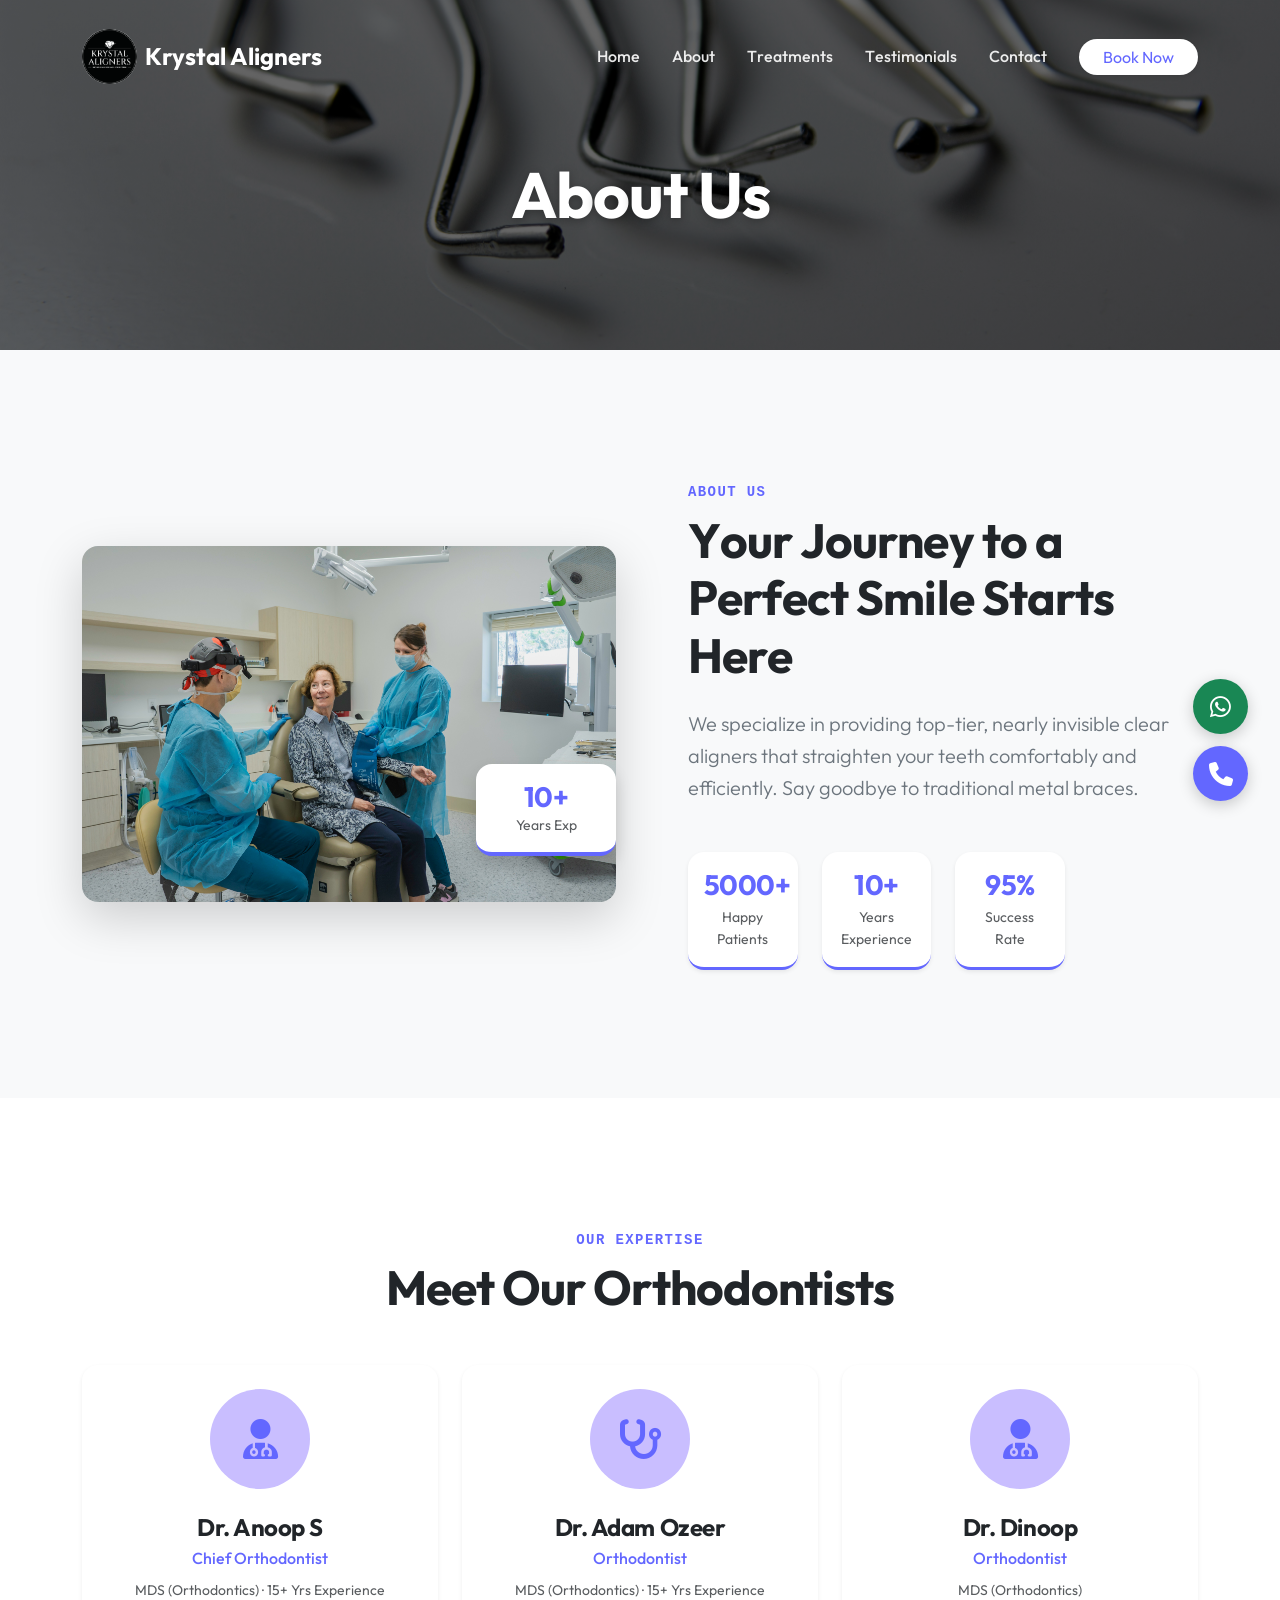
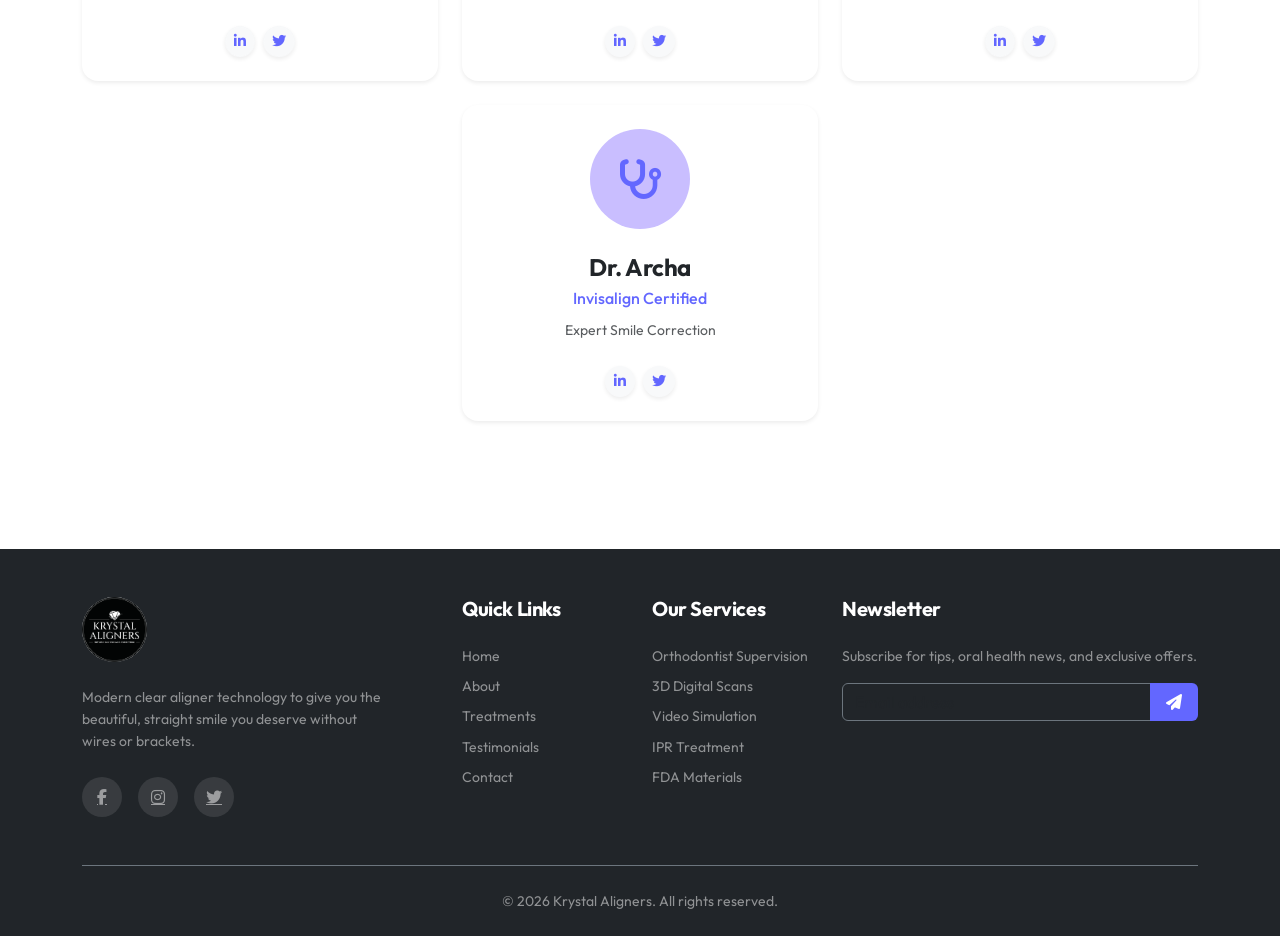
<file: about.html>
<!DOCTYPE html>
<html lang="en">

<head>
    <meta charset="UTF-8">
    <link rel="icon" type="image/png" href="logo.png?v=1.2">
    <meta name="viewport" content="width=device-width, initial-scale=1.0">
    <title>About Us | Expert Orthodontists Kochi | Krystal Aligners</title>
    <meta name="description"
        content="Learn about Krystal Aligners, the leading provider of clear aligner treatments in Kochi. Meet our expert orthodontists and discover our advanced 3D scanning technology for perfect smiles.">
    <meta name="keywords"
        content="About Krystal Aligners, Orthodontists Kochi, Clear Aligner Experts Kerala, Dental Specialist Kochi, Smile Transformation Kochi">

    <!-- Open Graph / Facebook -->
    <meta property="og:type" content="website">
    <meta property="og:url" content="https://krystalaligners.com/about.html">
    <meta property="og:title" content="About Us | Expert Orthodontists Kochi | Krystal Aligners">
    <meta property="og:description"
        content="Discover the team behind Krystal Aligners. Our expert orthodontists in Kochi use cutting-edge technology to give you a straight, beautiful smile.">
    <meta property="og:image" content="https://krystalaligners.com/logo.png">

    <!-- Twitter -->
    <meta property="twitter:card" content="summary_large_image">
    <meta property="twitter:url" content="https://krystalaligners.com/about.html">
    <meta property="twitter:title" content="About Us | Expert Orthodontists Kochi | Krystal Aligners">
    <meta property="twitter:description"
        content="Discover the team behind Krystal Aligners. Our expert orthodontists in Kochi use cutting-edge technology to give you a straight, beautiful smile.">
    <meta property="twitter:image" content="https://krystalaligners.com/logo.png">

    <!-- Google Fonts -->
    <link href="https://fonts.googleapis.com/css2?family=Outfit:wght@300;400;500;600;700&display=swap" rel="stylesheet">
    <!-- Bootstrap 5 CSS -->
    <link href="https://cdn.jsdelivr.net/npm/bootstrap@5.3.2/dist/css/bootstrap.min.css" rel="stylesheet">
    <!-- Font Awesome -->
    <link rel="stylesheet" href="https://cdnjs.cloudflare.com/ajax/libs/font-awesome/6.4.0/css/all.min.css">
    <!-- Custom CSS -->
    <link rel="stylesheet" href="style.css?v=1.3">
    <!-- Critical CSS Fixes (Forces immediate update on Hostinger) -->
    <style>
        /* Navbar Brand Fixes */
        .brand-logo-img {
            height: 55px;
            border-radius: 50%;
            transition: height 0.3s ease;
        }

        .brand-text {
            font-size: 1.25rem;
            white-space: nowrap;
            transition: font-size 0.3s ease, color 0.3s ease;
        }

        .navbar-light .brand-text {
            color: #2b2d42;
        }

        .navbar-dark .brand-text {
            color: #ffffff;
        }

        @media (max-width: 575.98px) {
            .brand-logo-img {
                height: 45px;
            }

            .brand-text {
                font-size: 1.15rem;
            }
        }

        @media (min-width: 576px) {
            .brand-text {
                font-size: 1.5rem;
            }
        }
    </style>
</head>

<body class="fade-in-page">
    <!-- Navbar -->
    <nav class="navbar navbar-expand-lg fixed-top" id="mainNavbar">
        <div class="container">
            <a class="navbar-brand d-flex align-items-center" href="index.html">
                <img src="logo.png" alt="Krystal Aligners Logo" class="brand-logo-img me-2"
                    style="height: 55px !important; max-width: 55px !important; border-radius: 50%; object-fit: cover;">
                <span class="fw-bold brand-text" style="white-space: nowrap;">Krystal Aligners</span>
            </a>
            <button class="navbar-toggler border-0" type="button" data-bs-toggle="collapse" data-bs-toggle="collapse"
                data-bs-target="#navbarNav">
                <i class="fa-solid fa-bars text-primary" style="font-size: 1.5rem;"></i>
            </button>
            <div class="collapse navbar-collapse" id="navbarNav">
                <ul class="navbar-nav ms-auto fw-medium">
                    <li class="nav-item"><a class="nav-link" href="index.html">Home</a></li>
                    <li class="nav-item"><a class="nav-link" href="about.html">About</a></li>
                    <li class="nav-item"><a class="nav-link" href="treatments.html">Treatments</a></li>
                    <li class="nav-item"><a class="nav-link" href="testimonials.html">Testimonials</a></li>
                    <li class="nav-item"><a class="nav-link" href="index.html#contact">Contact</a></li>
                </ul>
                <a href="index.html#contact" class="btn btn-teal ms-lg-3 mt-3 mt-lg-0 rounded-pill px-4 shadow-sm">Book
                    Now</a>
            </div>
        </div>
    </nav>

    <!-- Page Header -->
    <section class="page-header d-flex align-items-center justify-content-center position-relative"
        style="height: 350px; background: linear-gradient(rgba(0, 0, 0, 0.6), rgba(0, 0, 0, 0.6)), url('ozkan-guner-LO4HKJVyQjM-unsplash.jpg') center/cover;">
        <h1 class="display-3 fw-bold text-white mt-5 reveal-up position-relative z-1 text-shadow">About Us</h1>
    </section>

    <!-- About Section -->
    <section id="about" class="py-6 bg-light">
        <div class="container py-5 reveal-up">
            <div class="row align-items-center g-5">
                <div class="col-lg-6">
                    <div class="position-relative">
                        <img src="dr-dexter-mattox-EyOml1yugrM-unsplash.jpg" alt="Dr. Dexter Mattox Clinic"
                            class="img-fluid rounded-4 shadow-lg">
                        <div
                            class="experience-badge bg-white shadow p-3 rounded-4 position-absolute bottom-0 end-0 translate-middle-y me-n4 d-none d-md-block text-center border-bottom border-4 border-teal">
                            <h3 class="fw-bold text-teal mb-0"><span class="counter" data-target="10">0</span>+</h3>
                            <p class="text-muted small mb-0">Years Exp</p>
                        </div>
                    </div>
                </div>
                <div class="col-lg-6 ps-lg-5">
                    <div class="title-wrapper mb-4">
                        <span class="text-teal font-monospace text-uppercase small fw-bold tracking-wide">About
                            Us</span>
                        <h2 class="display-5 fw-bold mt-2 text-dark">Your Journey to a Perfect Smile Starts Here</h2>
                    </div>
                    <p class="text-secondary lead mb-4">We specialize in providing top-tier, nearly invisible clear
                        aligners that straighten your teeth comfortably and efficiently. Say goodbye to traditional
                        metal braces.</p>

                    <div class="row g-4 mt-2">
                        <div class="col-6 col-md-3 text-center">
                            <div
                                class="counter-box bg-white p-3 rounded-4 shadow-sm h-100 border-bottom border-3 border-teal hover-lift">
                                <h3 class="fw-bold text-teal mb-1"><span class="counter" data-target="5000">0</span>+
                                </h3>
                                <p class="small text-muted mb-0">Happy Patients</p>
                            </div>
                        </div>
                        <div class="col-6 col-md-3 text-center">
                            <div
                                class="counter-box bg-white p-3 rounded-4 shadow-sm h-100 border-bottom border-3 border-teal hover-lift">
                                <h3 class="fw-bold text-teal mb-1"><span class="counter" data-target="10">0</span>+</h3>
                                <p class="small text-muted mb-0">Years Experience</p>
                            </div>
                        </div>

                        <div class="col-6 col-md-3 text-center">
                            <div
                                class="counter-box bg-white p-3 rounded-4 shadow-sm h-100 border-bottom border-3 border-teal hover-lift">
                                <h3 class="fw-bold text-teal mb-1"><span class="counter" data-target="95">0</span>%</h3>
                                <p class="small text-muted mb-0">Success Rate</p>
                            </div>
                        </div>
                    </div>
                </div>
            </div>
        </div>
    </section>
    <!-- Doctors Section -->
    <section id="doctors" class="py-6">
        <div class="container py-5">
            <div class="text-center mb-5 reveal-up">
                <span class="text-teal font-monospace text-uppercase small fw-bold tracking-wide">Our Expertise</span>
                <h2 class="display-5 fw-bold mt-2 text-dark">Meet Our Orthodontists</h2>
            </div>

            <div class="row g-4 justify-content-center">
                <!-- Doctor 1 -->
                <div class="col-md-6 col-lg-4 reveal-up">
                    <div class="card border-0 shadow-sm rounded-4 overflow-hidden h-100 hover-lift text-center p-4">
                        <div class="bg-blue-light text-teal rounded-circle d-flex align-items-center justify-content-center mx-auto mb-4"
                            style="width: 100px; height: 100px; font-size: 2.5rem;">
                            <i class="fa-solid fa-user-doctor"></i>
                        </div>
                        <div class="card-body p-0">
                            <h4 class="fw-bold text-dark mb-1">Dr. Anoop S</h4>
                            <p class="text-teal mb-2 fw-medium">Chief Orthodontist</p>
                            <p class="text-muted small mb-4">MDS (Orthodontics) · 15+ Yrs Experience</p>
                            <div class="d-flex justify-content-center gap-2">
                                <a href="#" class="btn btn-light btn-sm rounded-circle shadow-sm"
                                    aria-label="LinkedIn"><i class="fa-brands fa-linkedin-in text-teal"></i></a>
                                <a href="#" class="btn btn-light btn-sm rounded-circle shadow-sm"
                                    aria-label="Twitter"><i class="fa-brands fa-twitter text-teal"></i></a>
                            </div>
                        </div>
                    </div>
                </div>
                <!-- Doctor 2 -->
                <div class="col-md-6 col-lg-4 reveal-up" style="transition-delay: 100ms;">
                    <div class="card border-0 shadow-sm rounded-4 overflow-hidden h-100 hover-lift text-center p-4">
                        <div class="bg-blue-light text-teal rounded-circle d-flex align-items-center justify-content-center mx-auto mb-4"
                            style="width: 100px; height: 100px; font-size: 2.5rem;">
                            <i class="fa-solid fa-stethoscope"></i>
                        </div>
                        <div class="card-body p-0">
                            <h4 class="fw-bold text-dark mb-1">Dr. Adam Ozeer</h4>
                            <p class="text-teal mb-2 fw-medium">Orthodontist</p>
                            <p class="text-muted small mb-4">MDS (Orthodontics) · 15+ Yrs Experience</p>
                            <div class="d-flex justify-content-center gap-2">
                                <a href="#" class="btn btn-light btn-sm rounded-circle shadow-sm"
                                    aria-label="LinkedIn"><i class="fa-brands fa-linkedin-in text-teal"></i></a>
                                <a href="#" class="btn btn-light btn-sm rounded-circle shadow-sm"
                                    aria-label="Twitter"><i class="fa-brands fa-twitter text-teal"></i></a>
                            </div>
                        </div>
                    </div>
                </div>
                <!-- Doctor 3 -->
                <div class="col-md-6 col-lg-4 reveal-up" style="transition-delay: 200ms;">
                    <div class="card border-0 shadow-sm rounded-4 overflow-hidden h-100 hover-lift text-center p-4">
                        <div class="bg-blue-light text-teal rounded-circle d-flex align-items-center justify-content-center mx-auto mb-4"
                            style="width: 100px; height: 100px; font-size: 2.5rem;">
                            <i class="fa-solid fa-user-md"></i>
                        </div>
                        <div class="card-body p-0">
                            <h4 class="fw-bold text-dark mb-1">Dr. Dinoop</h4>
                            <p class="text-teal mb-2 fw-medium">Orthodontist</p>
                            <p class="text-muted small mb-4">MDS (Orthodontics)</p>
                            <div class="d-flex justify-content-center gap-2">
                                <a href="#" class="btn btn-light btn-sm rounded-circle shadow-sm"
                                    aria-label="LinkedIn"><i class="fa-brands fa-linkedin-in text-teal"></i></a>
                                <a href="#" class="btn btn-light btn-sm rounded-circle shadow-sm"
                                    aria-label="Twitter"><i class="fa-brands fa-twitter text-teal"></i></a>
                            </div>
                        </div>
                    </div>
                </div>
                <!-- Doctor 4 -->
                <div class="col-md-6 col-lg-4 reveal-up" style="transition-delay: 300ms;">
                    <div class="card border-0 shadow-sm rounded-4 overflow-hidden h-100 hover-lift text-center p-4">
                        <div class="bg-blue-light text-teal rounded-circle d-flex align-items-center justify-content-center mx-auto mb-4"
                            style="width: 100px; height: 100px; font-size: 2.5rem;">
                            <i class="fa-solid fa-stethoscope"></i>
                        </div>
                        <div class="card-body p-0">
                            <h4 class="fw-bold text-dark mb-1">Dr. Archa</h4>
                            <p class="text-teal mb-2 fw-medium">Invisalign Certified</p>
                            <p class="text-muted small mb-4">Expert Smile Correction</p>
                            <div class="d-flex justify-content-center gap-2">
                                <a href="#" class="btn btn-light btn-sm rounded-circle shadow-sm"
                                    aria-label="LinkedIn"><i class="fa-brands fa-linkedin-in text-teal"></i></a>
                                <a href="#" class="btn btn-light btn-sm rounded-circle shadow-sm"
                                    aria-label="Twitter"><i class="fa-brands fa-twitter text-teal"></i></a>
                            </div>
                        </div>
                    </div>
                </div>
            </div>
        </div>
    </section>
    <!-- Footer -->
    <footer class="bg-dark text-white pt-6 pb-4">
        <div class="container pt-5">
            <div class="row g-4 mb-5">
                <div class="col-md-4">
                    <a class="navbar-brand mb-4 d-inline-block" href="index.html">
                        <img src="logo.png" alt="Krystal Aligners Logo" style="height: 65px; border-radius: 50%;">
                    </a>
                    <p class="text-white-50 small mb-4 pe-md-5">Modern clear aligner technology to give you the
                        beautiful, straight smile you deserve without wires or brackets.</p>
                    <div class="d-flex gap-3 social-links">
                        <a href="#"
                            class="text-white-50 hover-teal bg-white-10 rounded-circle d-flex align-items-center justify-content-center"
                            style="width: 40px; height: 40px;"><i class="fa-brands fa-facebook-f"></i></a>
                        <a href="#"
                            class="text-white-50 hover-teal bg-white-10 rounded-circle d-flex align-items-center justify-content-center"
                            style="width: 40px; height: 40px;"><i class="fa-brands fa-instagram"></i></a>
                        <a href="#"
                            class="text-white-50 hover-teal bg-white-10 rounded-circle d-flex align-items-center justify-content-center"
                            style="width: 40px; height: 40px;"><i class="fa-brands fa-twitter"></i></a>
                    </div>
                </div>
                <div class="col-md-2 col-6">
                    <h5 class="fw-bold mb-4 text-white">Quick Links</h5>
                    <ul class="list-unstyled footer-links text-white-50 small d-flex flex-column gap-2">
                        <li><a href="index.html">Home</a></li>
                        <li><a href="about.html">About</a></li>
                        <li><a href="treatments.html">Treatments</a></li>
                        <li><a href="testimonials.html">Testimonials</a></li>
                        <li><a href="index.html#contact">Contact</a></li>
                    </ul>
                </div>
                <div class="col-md-2 col-6">
                    <h5 class="fw-bold mb-4 text-white">Our Services</h5>
                    <ul class="list-unstyled footer-links text-white-50 small d-flex flex-column gap-2">
                        <li><a href="index.html#services">Orthodontist Supervision</a></li>
                        <li><a href="index.html#services">3D Digital Scans</a></li>
                        <li><a href="index.html#services">Video Simulation</a></li>
                        <li><a href="index.html#services">IPR Treatment</a></li>
                        <li><a href="index.html#services">FDA Materials</a></li>
                    </ul>
                </div>
                <div class="col-md-4">
                    <h5 class="fw-bold mb-4 text-white">Newsletter</h5>
                    <p class="text-white-50 small mb-3">Subscribe for tips, oral health news, and exclusive offers.</p>
                    <div class="input-group mb-3">
                        <input type="email" class="form-control bg-dark text-white border-secondary"
                            placeholder="Email address" aria-label="Email address">
                        <button class="btn btn-teal px-3" type="button"><i class="fa-solid fa-paper-plane"></i></button>
                    </div>
                </div>
            </div>
            <div class="border-top border-secondary pt-4 text-center">
                <p class="text-white-50 small mb-0">&copy; 2026 Krystal Aligners. All rights reserved.</p>
            </div>
        </div>
    </footer>

    <!-- Floating Contact & Scroll To Top -->
    <div class="floating-container">
        <a href="https://wa.me/919656058125" target="_blank" class="floating-btn bg-success hover-scale"
            aria-label="WhatsApp">
            <i class="fa-brands fa-whatsapp"></i>
        </a>
        <a href="tel:+918139815081" class="floating-btn btn-teal hover-scale" aria-label="Call Us">
            <i class="fa-solid fa-phone"></i>
        </a>
        <a href="#" id="scrollTop" class="floating-btn bg-dark hover-scale"
            style="opacity: 0; pointer-events: none; transition: 0.3s;" aria-label="Scroll to Top">
            <i class="fa-solid fa-arrow-up border-0"></i>
        </a>
    </div>

    <!-- Scripts -->
    <script src="https://cdn.jsdelivr.net/npm/bootstrap@5.3.2/dist/js/bootstrap.bundle.min.js"></script>
    <script src="script.js?v=1.3"></script>
</body>

</html>
</file>
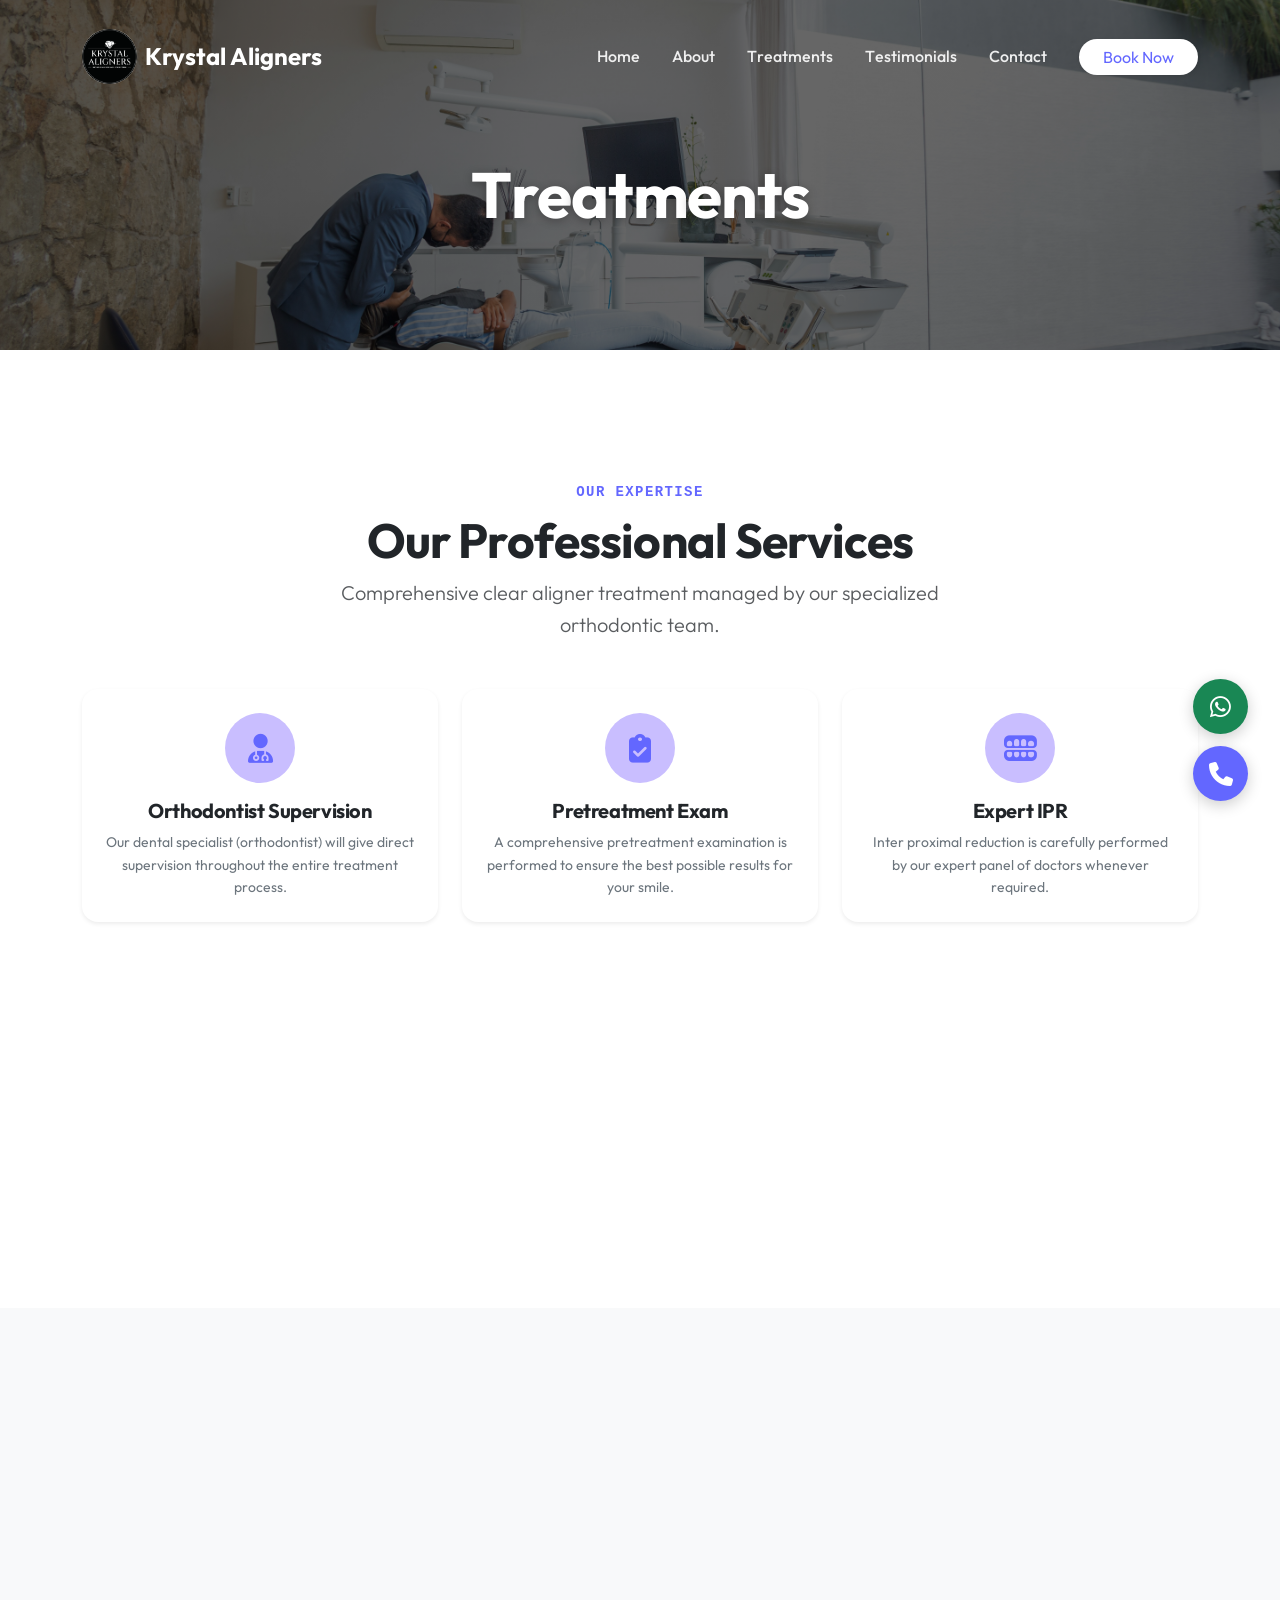
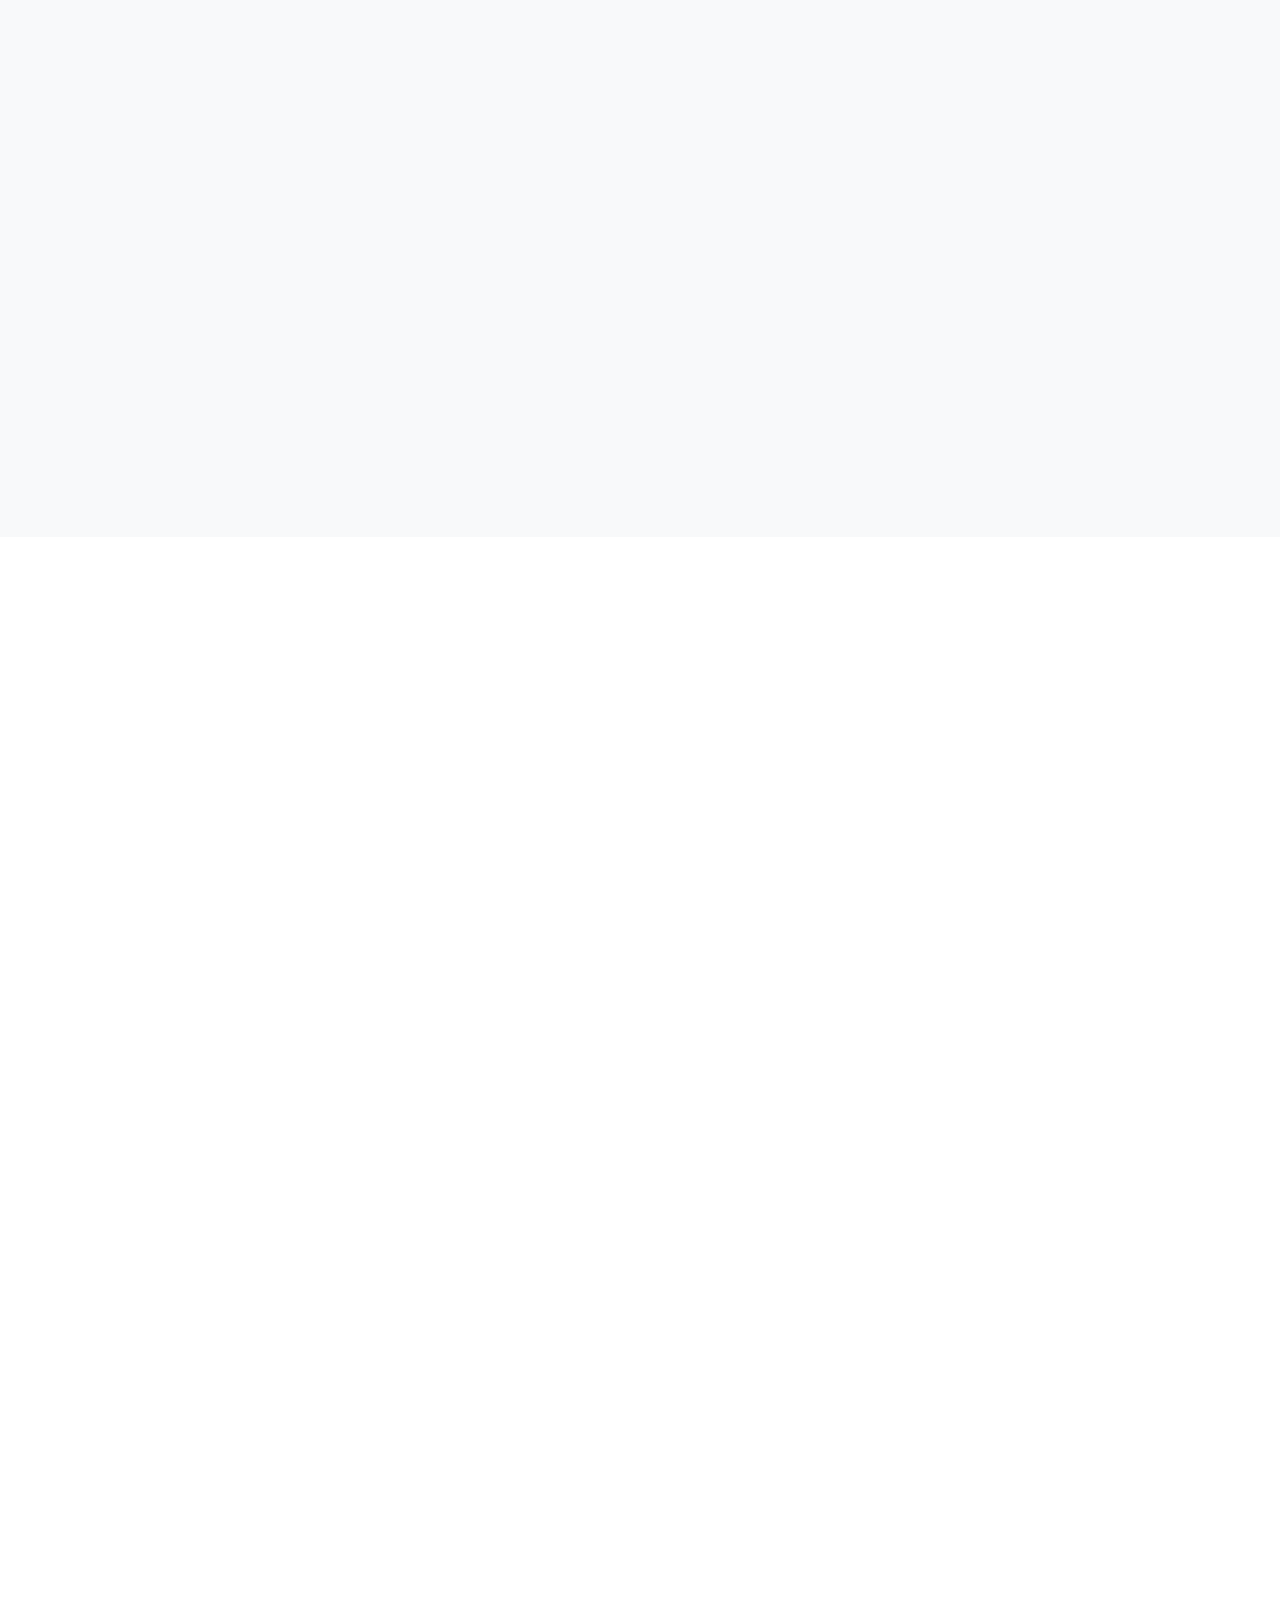
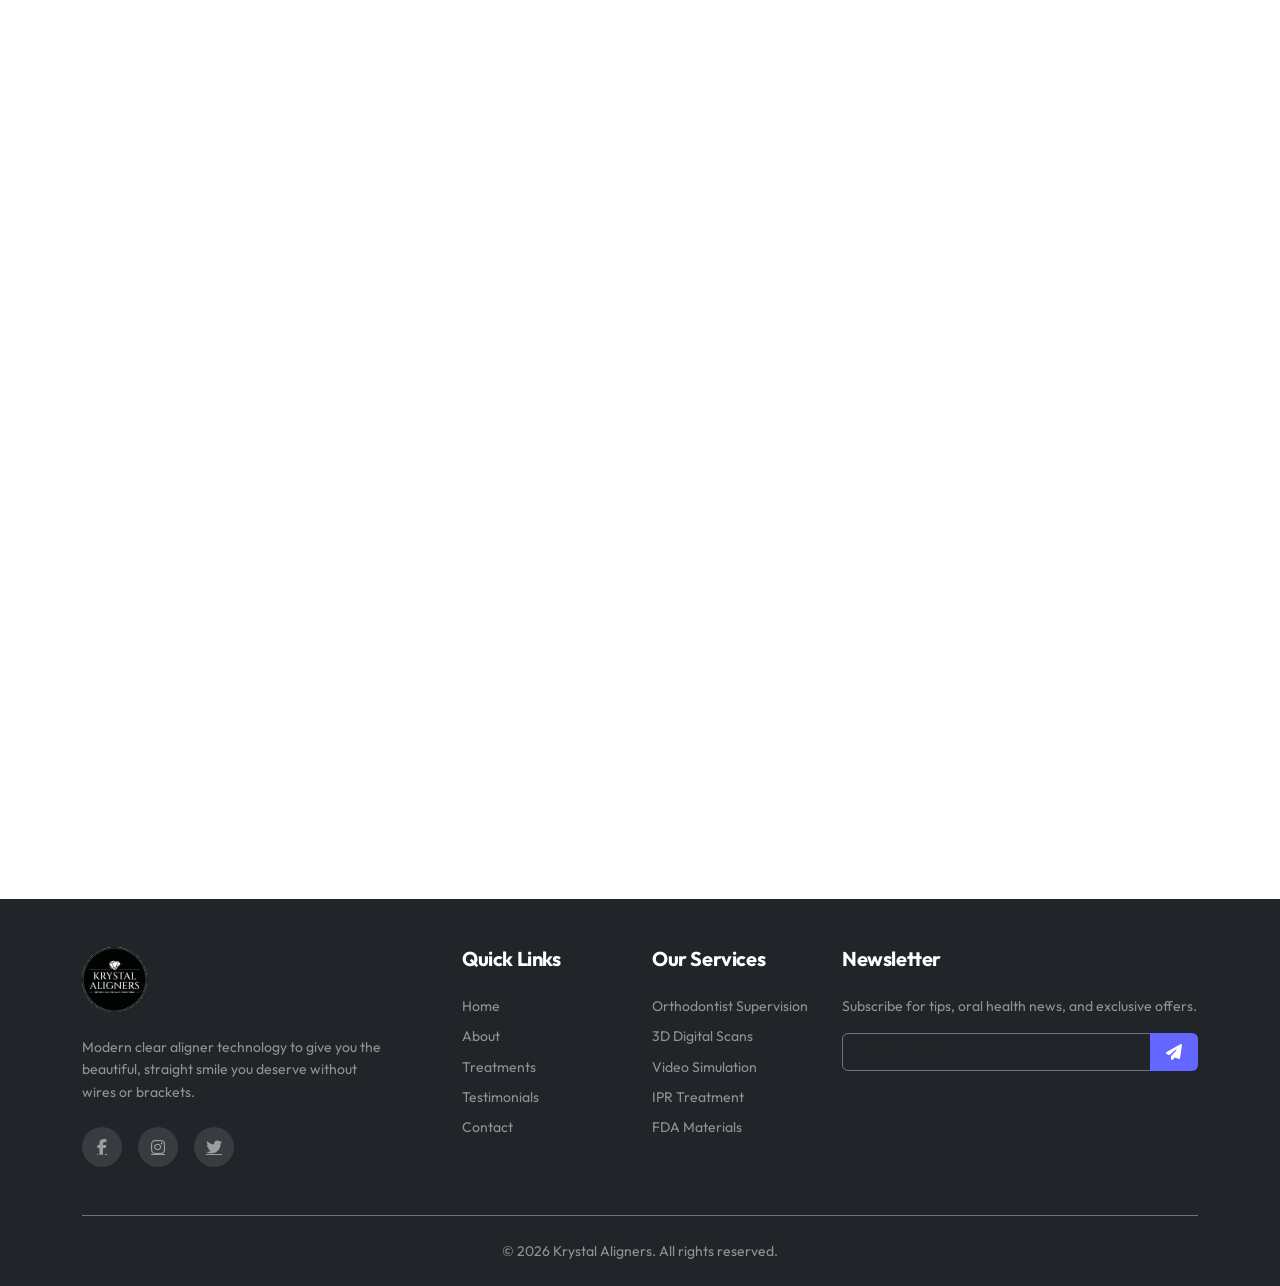
<file: treatments.html>
<!DOCTYPE html>
<html lang="en">

<head>
    <meta charset="UTF-8">
    <link rel="icon" type="image/png" href="logo.png?v=1.2">
    <meta name="viewport" content="width=device-width, initial-scale=1.0">
    <title>Clear Aligner Treatments | Braces Alternatives Kochi | Krystal Aligners</title>
    <meta name="description"
        content="Explore our wide range of clear aligner treatments for crowded teeth, spacing gaps, overbites, and more. Experience the best braces alternative in Kochi with Krystal Aligners.">
    <meta name="keywords"
        content="Clear Aligner Treatments Kochi, Invisible Braces Kochi, Crowded Teeth Solution Kerala, Overbite Correction Kochi, Braces Alternatives Kochi">

    <!-- Open Graph / Facebook -->
    <meta property="og:type" content="website">
    <meta property="og:url" content="https://krystalaligners.com/treatments.html">
    <meta property="og:title" content="Clear Aligner Treatments | Braces Alternatives Kochi | Krystal Aligners">
    <meta property="og:description"
        content="Discover the best clear aligner treatments for all types of smile correction in Kochi. Advanced technology for a perfectly straight smile.">
    <meta property="og:image" content="https://krystalaligners.com/logo.png">

    <!-- Twitter -->
    <meta property="twitter:card" content="summary_large_image">
    <meta property="twitter:url" content="https://krystalaligners.com/treatments.html">
    <meta property="twitter:title" content="Clear Aligner Treatments | Braces Alternatives Kochi | Krystal Aligners">
    <meta property="twitter:description"
        content="Discover the best clear aligner treatments for all types of smile correction in Kochi. Advanced technology for a perfectly straight smile.">
    <meta property="twitter:image" content="https://krystalaligners.com/logo.png">

    <!-- Google Fonts -->
    <link href="https://fonts.googleapis.com/css2?family=Outfit:wght@300;400;500;600;700&display=swap" rel="stylesheet">
    <!-- Bootstrap 5 CSS -->
    <link href="https://cdn.jsdelivr.net/npm/bootstrap@5.3.2/dist/css/bootstrap.min.css" rel="stylesheet">
    <!-- Font Awesome -->
    <link rel="stylesheet" href="https://cdnjs.cloudflare.com/ajax/libs/font-awesome/6.4.0/css/all.min.css">
    <!-- Custom CSS -->
    <link rel="stylesheet" href="style.css?v=1.3">
    <!-- Critical CSS Fixes (Forces immediate update on Hostinger) -->
    <style>
        /* Navbar Brand Fixes */
        .brand-logo-img {
            height: 55px;
            border-radius: 50%;
            transition: height 0.3s ease;
        }

        .brand-text {
            font-size: 1.25rem;
            white-space: nowrap;
            transition: font-size 0.3s ease, color 0.3s ease;
        }

        .navbar-light .brand-text {
            color: #2b2d42;
        }

        .navbar-dark .brand-text {
            color: #ffffff;
        }

        @media (max-width: 575.98px) {
            .brand-logo-img {
                height: 45px;
            }

            .brand-text {
                font-size: 1.15rem;
            }
        }

        @media (min-width: 576px) {
            .brand-text {
                font-size: 1.5rem;
            }
        }
    </style>
</head>

<body class="fade-in-page">
    <!-- Navbar -->
    <nav class="navbar navbar-expand-lg fixed-top" id="mainNavbar">
        <div class="container">
            <a class="navbar-brand d-flex align-items-center" href="index.html">
                <img src="logo.png" alt="Krystal Aligners Logo" class="brand-logo-img me-2"
                    style="height: 55px; max-width: 55px; border-radius: 50%; object-fit: cover;">
                <span class="fw-bold brand-text" style="white-space: nowrap;">Krystal Aligners</span>
            </a>
            <button class="navbar-toggler border-0" type="button" data-bs-toggle="collapse" data-bs-toggle="collapse"
                data-bs-target="#navbarNav">
                <i class="fa-solid fa-bars text-primary" style="font-size: 1.5rem;"></i>
            </button>
            <div class="collapse navbar-collapse" id="navbarNav">
                <ul class="navbar-nav ms-auto fw-medium">
                    <li class="nav-item"><a class="nav-link" href="index.html">Home</a></li>
                    <li class="nav-item"><a class="nav-link" href="about.html">About</a></li>
                    <li class="nav-item"><a class="nav-link" href="treatments.html">Treatments</a></li>
                    <li class="nav-item"><a class="nav-link" href="testimonials.html">Testimonials</a></li>
                    <li class="nav-item"><a class="nav-link" href="index.html#contact">Contact</a></li>
                </ul>
                <a href="index.html#contact" class="btn btn-teal ms-lg-3 mt-3 mt-lg-0 rounded-pill px-4 shadow-sm">Book
                    Now</a>
            </div>
        </div>
    </nav>

    <!-- Page Header -->
    <section class="page-header d-flex align-items-center justify-content-center position-relative"
        style="height: 350px; background: linear-gradient(rgba(0, 0, 0, 0.6), rgba(0, 0, 0, 0.6)), url('jose-vazquez-4SUyx4KQ5Ik-unsplash.jpg') center/cover;">
        <h1 class="display-3 fw-bold text-white mt-5 reveal-up position-relative z-1 text-shadow">Treatments</h1>
    </section>

    <!-- Treatments Section -->
    <section id="treatments" class="py-6">
        <div class="container py-5">
            <div class="text-center mb-5 reveal-up">
                <span class="text-teal font-monospace text-uppercase small fw-bold tracking-wide">Our Expertise</span>
                <h2 class="display-5 fw-bold mt-2 text-dark">Our Professional Services</h2>
                <p class="text-muted lead mx-auto" style="max-width: 700px;">Comprehensive clear aligner treatment
                    managed by our specialized orthodontic team.</p>
            </div>

            <div class="row g-4 justify-content-center">
                <!-- Service 1 -->
                <div class="col-md-6 col-lg-4 reveal-scale">
                    <div class="card h-100 border-0 shadow-sm rounded-4 overflow-hidden hover-lift p-4 text-center">
                        <div class="icon-square bg-blue-light text-teal rounded-circle d-flex align-items-center justify-content-center mx-auto mb-3"
                            style="width: 70px; height: 70px; font-size: 1.8rem;">
                            <i class="fa-solid fa-user-doctor"></i>
                        </div>
                        <h5 class="fw-bold text-dark">Orthodontist Supervision</h5>
                        <p class="text-secondary small mb-0">Our dental specialist (orthodontist) will give direct
                            supervision throughout the entire treatment process.</p>
                    </div>
                </div>

                <!-- Service 2 -->
                <div class="col-md-6 col-lg-4 reveal-scale" style="transition-delay: 100ms;">
                    <div class="card h-100 border-0 shadow-sm rounded-4 overflow-hidden hover-lift p-4 text-center">
                        <div class="icon-square bg-blue-light text-teal rounded-circle d-flex align-items-center justify-content-center mx-auto mb-3"
                            style="width: 70px; height: 70px; font-size: 1.8rem;">
                            <i class="fa-solid fa-clipboard-check"></i>
                        </div>
                        <h5 class="fw-bold text-dark">Pretreatment Exam</h5>
                        <p class="text-secondary small mb-0">A comprehensive pretreatment examination is performed to
                            ensure the best possible results for your smile.</p>
                    </div>
                </div>

                <!-- Service 3 -->
                <div class="col-md-6 col-lg-4 reveal-scale" style="transition-delay: 200ms;">
                    <div class="card h-100 border-0 shadow-sm rounded-4 overflow-hidden hover-lift p-4 text-center">
                        <div class="icon-square bg-blue-light text-teal rounded-circle d-flex align-items-center justify-content-center mx-auto mb-3"
                            style="width: 70px; height: 70px; font-size: 1.8rem;">
                            <i class="fa-solid fa-teeth-open"></i>
                        </div>
                        <h5 class="fw-bold text-dark">Expert IPR</h5>
                        <p class="text-secondary small mb-0">Inter proximal reduction is carefully performed by our
                            expert panel of doctors whenever required.</p>
                    </div>
                </div>

                <!-- Service 4 -->
                <div class="col-md-6 col-lg-4 reveal-scale">
                    <div class="card h-100 border-0 shadow-sm rounded-4 overflow-hidden hover-lift p-4 text-center">
                        <div class="icon-square bg-blue-light text-teal rounded-circle d-flex align-items-center justify-content-center mx-auto mb-3"
                            style="width: 70px; height: 70px; font-size: 1.8rem;">
                            <i class="fa-solid fa-laptop-medical"></i>
                        </div>
                        <h5 class="fw-bold text-dark">Expert 3D Scanning</h5>
                        <p class="text-secondary small mb-0">Detailed 3D scans are performed by our expert doctors and
                            provided to you for your records.</p>
                    </div>
                </div>

                <!-- Service 5 -->
                <div class="col-md-6 col-lg-4 reveal-scale" style="transition-delay: 100ms;">
                    <div class="card h-100 border-0 shadow-sm rounded-4 overflow-hidden hover-lift p-4 text-center">
                        <div class="icon-square bg-blue-light text-teal rounded-circle d-flex align-items-center justify-content-center mx-auto mb-3"
                            style="width: 70px; height: 70px; font-size: 1.8rem;">
                            <i class="fa-solid fa-play"></i>
                        </div>
                        <h5 class="fw-bold text-dark">Video Simulation</h5>
                        <p class="text-secondary small mb-0">We provide a video simulation for all cases, letting you
                            preview your smile correction before you start.</p>
                    </div>
                </div>

                <!-- Service 6 -->
                <div class="col-md-6 col-lg-4 reveal-scale" style="transition-delay: 200ms;">
                    <div class="card h-100 border-0 shadow-sm rounded-4 overflow-hidden hover-lift p-4 text-center">
                        <div class="icon-square bg-blue-light text-teal rounded-circle d-flex align-items-center justify-content-center mx-auto mb-3"
                            style="width: 70px; height: 70px; font-size: 1.8rem;">
                            <i class="fa-solid fa-gem"></i>
                        </div>
                        <h5 class="fw-bold text-dark">Premium Quality</h5>
                        <p class="text-secondary small mb-0">Excellent quality aligners made with export-quality and FDA
                            approved materials.</p>
                    </div>
                </div>
            </div>
        </div>
    </section>

    <!-- Why Choose Clear Aligners Section -->
    <section class="py-6 bg-light">
        <div class="container py-5">
            <div class="row g-5 align-items-center">
                <div class="col-lg-6 reveal-up">
                    <div class="ps-lg-4">
                        <span class="text-teal font-monospace text-uppercase small fw-bold tracking-wide">The Krystal
                            Advantage</span>
                        <h2 class="display-6 fw-bold mt-2 text-dark mb-4">Why Choose Krystal Clear Aligners?</h2>
                        <ul class="list-unstyled d-flex flex-column gap-3">
                            <li class="d-flex align-items-start gap-3">
                                <div class="bg-teal text-white rounded-circle d-flex align-items-center justify-content-center mt-1"
                                    style="width: 25px; height: 25px; min-width: 25px;">
                                    <i class="fa-solid fa-check small"></i>
                                </div>
                                <div>
                                    <h6 class="fw-bold mb-1">Versatile Correction</h6>
                                    <p class="small text-muted mb-0">Treat most issues including crooked teeth, gaps,
                                        and over/underbites effectively.</p>
                                </div>
                            </li>
                            <li class="d-flex align-items-start gap-3">
                                <div class="bg-teal text-white rounded-circle d-flex align-items-center justify-content-center mt-1"
                                    style="width: 25px; height: 25px; min-width: 25px;">
                                    <i class="fa-solid fa-check small"></i>
                                </div>
                                <div>
                                    <h6 class="fw-bold mb-1">Virtually Invisible</h6>
                                    <p class="small text-muted mb-0">Your friends, family, and co-workers may not even
                                        notice you are wearing aligners, even up close.</p>
                                </div>
                            </li>
                            <li class="d-flex align-items-start gap-3">
                                <div class="bg-teal text-white rounded-circle d-flex align-items-center justify-content-center mt-1"
                                    style="width: 25px; height: 25px; min-width: 25px;">
                                    <i class="fa-solid fa-check small"></i>
                                </div>
                                <div>
                                    <h6 class="fw-bold mb-1">Superior Comfort</h6>
                                    <p class="small text-muted mb-0">Unlike traditional braces, our aligners don't hurt
                                        and offer a much more comfortable experience.</p>
                                </div>
                            </li>
                            <li class="d-flex align-items-start gap-3">
                                <div class="bg-teal text-white rounded-circle d-flex align-items-center justify-content-center mt-1"
                                    style="width: 25px; height: 25px; min-width: 25px;">
                                    <i class="fa-solid fa-check small"></i>
                                </div>
                                <div>
                                    <h6 class="fw-bold mb-1">Better Hygiene</h6>
                                    <p class="small text-muted mb-0">Maintain proper oral health easily with easily
                                        removable aligners compared to traditional orthodontics.</p>
                                </div>
                            </li>
                            <li class="d-flex align-items-start gap-3">
                                <div class="bg-teal text-white rounded-circle d-flex align-items-center justify-content-center mt-1"
                                    style="width: 25px; height: 25px; min-width: 25px;">
                                    <i class="fa-solid fa-check small"></i>
                                </div>
                                <div>
                                    <h6 class="fw-bold mb-1">Efficient Treatment</h6>
                                    <p class="small text-muted mb-0">Average treatment time is around one year, with
                                        tailored measures for the perfect result.</p>
                                </div>
                            </li>
                        </ul>
                    </div>
                </div>
                <div class="col-lg-6 reveal-scale">
                    <div class="p-5 bg-white shadow-lg rounded-4 text-center">
                        <i class="fa-solid fa-star text-warning display-4 mb-4"></i>
                        <h3 class="fw-bold text-dark">Cutting-Edge Alternative</h3>
                        <p class="text-muted">Designed for maximum comfort and convenience, Krystal Clear Aligners are
                            the ultimate alternative to traditional metal braces.</p>
                        <a href="index.html#contact" class="btn btn-teal rounded-pill px-5 py-3 mt-3">Start Your Smile
                            Journey</a>
                    </div>
                </div>
            </div>
        </div>
    </section>

    <!-- Our Manufacturing & Planning Process -->
    <section class="py-6">
        <div class="container py-5">
            <div class="text-center mb-5 reveal-up">
                <span class="text-teal font-monospace text-uppercase small fw-bold tracking-wide">Behind The
                    Scenes</span>
                <h2 class="display-5 fw-bold mt-2 text-dark">Our Precision Process</h2>
                <p class="text-muted lead mx-auto" style="max-width: 700px;">From the first scan to the final delivery,
                    we take care of every detail to ensure a flawless result.</p>
            </div>

            <div class="row g-4 mb-5">
                <div class="col-md-6 reveal-up">
                    <div class="bg-teal text-white p-5 rounded-4 h-100 shadow-sm border-0">
                        <h3 class="fw-bold mb-4">Treatment Planning Made Simple</h3>
                        <p class="mb-4 text-white-50">Our tailored treatment plans are designed to address the patient's
                            chief complaint, with the flexibility to request corrections as needed.</p>
                        <ul class="list-unstyled d-flex flex-column gap-3 mb-0">
                            <li class="d-flex align-items-center gap-3">
                                <i class="fa-solid fa-circle-play text-white opacity-50"></i>
                                <span>3D Scan & Impression Analysis</span>
                            </li>
                            <li class="d-flex align-items-center gap-3">
                                <i class="fa-solid fa-circle-play text-white opacity-50"></i>
                                <span>Custom Digital Simulation of Movements</span>
                            </li>
                            <li class="d-flex align-items-center gap-3">
                                <i class="fa-solid fa-circle-play text-white opacity-50"></i>
                                <span>Expert Doctor Review & Final Approval</span>
                            </li>
                        </ul>
                    </div>
                </div>
                <div class="col-md-6 reveal-up" style="transition-delay: 100ms;">
                    <div class="bg-white border p-5 rounded-4 h-100 shadow-sm">
                        <h3 class="fw-bold text-dark mb-4">Premium Manufacturing</h3>
                        <p class="text-muted mb-4">Upon approval of the treatment plan, our laboratory manages the
                            entire production cycle:</p>
                        <div class="row g-3">
                            <div class="col-6">
                                <div class="p-3 bg-light rounded-3 text-center">
                                    <i class="fa-solid fa-print text-teal mb-2"></i>
                                    <h6 class="fw-bold mb-0 small">Model Printing</h6>
                                </div>
                            </div>
                            <div class="col-6">
                                <div class="p-3 bg-light rounded-3 text-center">
                                    <i class="fa-solid fa-sheet-plastic text-teal mb-2"></i>
                                    <h6 class="fw-bold mb-0 small">Thermoforming</h6>
                                </div>
                            </div>
                            <div class="col-6">
                                <div class="p-3 bg-light rounded-3 text-center">
                                    <i class="fa-solid fa-wand-sparkles text-teal mb-2"></i>
                                    <h6 class="fw-bold mb-0 small">Polishing</h6>
                                </div>
                            </div>
                            <div class="col-6">
                                <div class="p-3 bg-light rounded-3 text-center">
                                    <i class="fa-solid fa-box text-teal mb-2"></i>
                                    <h6 class="fw-bold mb-0 small">Custom Delivery</h6>
                                </div>
                            </div>
                        </div>
                    </div>
                </div>
            </div>

            <!-- Clinical Results Gallery -->
            <div class="mt-5 pt-5 border-top reveal-up">
                <div class="row align-items-center g-5">
                    <!-- Content Left -->
                    <div class="col-lg-6 reveal-left">
                        <span class="text-teal font-monospace text-uppercase small fw-bold tracking-wide">Visible
                            Results</span>
                        <h2 class="display-6 fw-bold mt-2 text-dark">Smile Transformations</h2>
                        <p class="lead text-muted mb-4">Explore our gallery of real clinical cases. Our clear aligners
                            are engineered to solve complex orthodontic issues with maximum comfort and efficiency.</p>

                        <ul class="list-unstyled d-flex flex-column gap-3 mb-4">
                            <li class="d-flex align-items-center gap-3">
                                <i class="fa-solid fa-circle-check text-teal"></i>
                                <span class="text-secondary">Precision crowding correction</span>
                            </li>
                            <li class="d-flex align-items-center gap-3">
                                <i class="fa-solid fa-circle-check text-teal"></i>
                                <span class="text-secondary">Seamless diastema (gap) closure</span>
                            </li>
                            <li class="d-flex align-items-center gap-3">
                                <i class="fa-solid fa-circle-check text-teal"></i>
                                <span class="text-secondary">Predictable bite alignment</span>
                            </li>
                        </ul>

                        <div class="alert alert-info border-0 rounded-4 bg-teal bg-opacity-10 text-dark small">
                            <i class="fa-solid fa-info-circle me-2 text-teal"></i>
                            Results may vary based on individual cases. Consult our orthodontists for a personalized
                            assessment.
                        </div>
                    </div>

                    <!-- Result Image Right -->
                    <div class="col-lg-6 reveal-right">
                        <div class="d-flex flex-column gap-4">
                            <div class="rounded-5 overflow-hidden shadow-lg border">
                                <img src="photo_2026-03-10_11-50-10.jpg" alt="Clinical Result 1"
                                    class="img-fluid w-100">
                            </div>
                            <div class="rounded-5 overflow-hidden shadow-lg border">
                                <img src="photo_2026-03-10_11-50-15.jpg" alt="Clinical Result 2"
                                    class="img-fluid w-100">
                            </div>
                        </div>
                        <p class="text-center text-muted small mt-3 mb-0">Real clinical results showing before (top) and
                            after (bottom)</p>
                    </div>
                </div>
            </div>
        </div>
    </section>
    <!-- Footer -->
    <footer class="bg-dark text-white pt-6 pb-4">
        <div class="container pt-5">
            <div class="row g-4 mb-5">
                <div class="col-md-4">
                    <a class="navbar-brand mb-4 d-inline-block" href="index.html">
                        <img src="logo.png" alt="Krystal Aligners Logo" style="height: 65px; border-radius: 50%;">
                    </a>
                    <p class="text-white-50 small mb-4 pe-md-5">Modern clear aligner technology to give you the
                        beautiful, straight smile you deserve without wires or brackets.</p>
                    <div class="d-flex gap-3 social-links">
                        <a href="#"
                            class="text-white-50 hover-teal bg-white-10 rounded-circle d-flex align-items-center justify-content-center"
                            style="width: 40px; height: 40px;"><i class="fa-brands fa-facebook-f"></i></a>
                        <a href="#"
                            class="text-white-50 hover-teal bg-white-10 rounded-circle d-flex align-items-center justify-content-center"
                            style="width: 40px; height: 40px;"><i class="fa-brands fa-instagram"></i></a>
                        <a href="#"
                            class="text-white-50 hover-teal bg-white-10 rounded-circle d-flex align-items-center justify-content-center"
                            style="width: 40px; height: 40px;"><i class="fa-brands fa-twitter"></i></a>
                    </div>
                </div>
                <div class="col-md-2 col-6">
                    <h5 class="fw-bold mb-4 text-white">Quick Links</h5>
                    <ul class="list-unstyled footer-links text-white-50 small d-flex flex-column gap-2">
                        <li><a href="index.html">Home</a></li>
                        <li><a href="about.html">About</a></li>
                        <li><a href="treatments.html">Treatments</a></li>
                        <li><a href="testimonials.html">Testimonials</a></li>
                        <li><a href="index.html#contact">Contact</a></li>
                    </ul>
                </div>
                <div class="col-md-2 col-6">
                    <h5 class="fw-bold mb-4 text-white">Our Services</h5>
                    <ul class="list-unstyled footer-links text-white-50 small d-flex flex-column gap-2">
                        <li><a href="index.html#services">Orthodontist Supervision</a></li>
                        <li><a href="index.html#services">3D Digital Scans</a></li>
                        <li><a href="index.html#services">Video Simulation</a></li>
                        <li><a href="index.html#services">IPR Treatment</a></li>
                        <li><a href="index.html#services">FDA Materials</a></li>
                    </ul>
                </div>
                <div class="col-md-4">
                    <h5 class="fw-bold mb-4 text-white">Newsletter</h5>
                    <p class="text-white-50 small mb-3">Subscribe for tips, oral health news, and exclusive offers.</p>
                    <div class="input-group mb-3">
                        <input type="email" class="form-control bg-dark text-white border-secondary"
                            placeholder="Email address" aria-label="Email address">
                        <button class="btn btn-teal px-3" type="button"><i class="fa-solid fa-paper-plane"></i></button>
                    </div>
                </div>
            </div>
            <div class="border-top border-secondary pt-4 text-center">
                <p class="text-white-50 small mb-0">&copy; 2026 Krystal Aligners. All rights reserved.</p>
            </div>
        </div>
    </footer>

    <!-- Floating Contact & Scroll To Top -->
    <div class="floating-container">
        <a href="https://wa.me/919656058125" target="_blank" class="floating-btn bg-success hover-scale"
            aria-label="WhatsApp">
            <i class="fa-brands fa-whatsapp"></i>
        </a>
        <a href="tel:+918139815081" class="floating-btn btn-teal hover-scale" aria-label="Call Us">
            <i class="fa-solid fa-phone"></i>
        </a>
        <a href="#" id="scrollTop" class="floating-btn bg-dark hover-scale"
            style="opacity: 0; pointer-events: none; transition: 0.3s;" aria-label="Scroll to Top">
            <i class="fa-solid fa-arrow-up border-0"></i>
        </a>
    </div>

    <!-- Scripts -->
    <script src="https://cdn.jsdelivr.net/npm/bootstrap@5.3.2/dist/js/bootstrap.bundle.min.js"></script>
    <script src="script.js?v=1.3"></script>
</body>

</html>
</file>
<file: style.css>
/* 
    Pristine Aligner - Custom Styles 
    Palette: White, Light Blue, Teal
*/

:root {
    /* Color Palette (Purple/Blue Theme) */
    --clr-teal: #6367ff;
    /* Primary Accent (Vibrant Blue/Purple) */
    --clr-teal-dark: #4b4ed9;
    /* Secondary Dark (Darker Blue/Purple for hover) */
    --clr-teal-hover: #8494ff;
    /* Hover Accent (Lighter Periwinkle) */
    --clr-blue-light: #c9beff;
    /* Soft Light Accent (Lavender) */
    --clr-white: #FFFFFF;
    --clr-dark: #2b2d42;
    /* Dark text color for readability */
    --clr-gray: #c9beff;
    --clr-light: #ffdbfd;
    /* Soft pink/purple background */

    /* Typography */
    --font-heading: 'Outfit', sans-serif;
    --font-body: 'Outfit', sans-serif;
}

/* Base Styles */
body {
    font-family: var(--font-body);
    color: var(--clr-dark);
    line-height: 1.6;
    overflow-x: hidden;
}

h1,
h2,
h3,
h4,
h5,
h6,
.display-1,
.display-2,
.display-3,
.display-4,
.display-5,
.display-6 {
    font-family: var(--font-heading);
    letter-spacing: -0.02em;
}

/* Utilities */
.text-teal {
    color: var(--clr-teal) !important;
}

.bg-teal {
    background-color: var(--clr-teal) !important;
}

.bg-teal-dark {
    background-color: var(--clr-teal-dark) !important;
}

.bg-blue-light {
    background-color: var(--clr-blue-light) !important;
}

.border-teal {
    border-color: var(--clr-teal) !important;
}

.bg-white-10 {
    background-color: rgba(255, 255, 255, 0.1);
}

.text-shadow {
    text-shadow: 0 2px 10px rgba(0, 0, 0, 0.3);
}

.tracking-wide {
    letter-spacing: 0.1em;
}

.py-6 {
    padding-top: 5rem;
    padding-bottom: 5rem;
}

.w-15 {
    width: 1.5rem;
    text-align: center;
}

/* Buttons */
.btn-teal {
    background-color: var(--clr-teal);
    color: var(--clr-white);
    border: none;
    transition: all 0.3s ease;
}

.btn-teal:hover {
    background-color: var(--clr-teal-hover);
    color: var(--clr-white);
    transform: translateY(-2px);
    box-shadow: 0 10px 20px rgba(0, 180, 216, 0.2) !important;
}

.btn-outline-teal {
    border: 2px solid var(--clr-teal);
    color: var(--clr-teal);
    transition: all 0.3s ease;
}

.btn-outline-teal:hover {
    background-color: var(--clr-teal);
    color: var(--clr-white);
    transform: translateY(-2px);
}

.btn-outline-light:hover {
    transform: translateY(-2px);
}

.hover-teal:hover {
    background-color: var(--clr-teal) !important;
    color: var(--clr-white) !important;
    transition: 0.3s;
}

/* Navbar */
.navbar {
    transition: all 0.4s ease;
    padding: 1.5rem 0;
    z-index: 1030;
}

.navbar.scrolled {
    background-color: rgba(255, 255, 255, 0.95);
    backdrop-filter: blur(10px);
    padding: 0.8rem 0;
    box-shadow: 0 4px 30px rgba(0, 0, 0, 0.05);
}

.navbar-brand {
    font-size: 1.5rem;
}

.brand-logo-img {
    height: 55px;
    border-radius: 50%;
    transition: height 0.3s ease;
}

.brand-text {
    font-size: 1.25rem;
    white-space: nowrap;
    transition: font-size 0.3s ease, color 0.3s ease;
}

/* Make sure text adapts to navbar themes (dark vs light) */
.navbar-light .brand-text {
    color: var(--clr-dark);
}

.navbar-dark .brand-text {
    color: var(--clr-white);
}

@media (max-width: 575.98px) {
    .brand-logo-img {
        height: 45px;
    }

    .brand-text {
        font-size: 1.15rem;
    }
}

@media (min-width: 576px) {
    .brand-text {
        font-size: 1.5rem;
    }
}

.navbar-dark .nav-link {
    color: rgba(255, 255, 255, 0.9);
}

.navbar-dark .navbar-brand {
    color: white !important;
}

/* Nav Link Hover Underline */
.nav-link {
    position: relative;
    color: var(--clr-dark);
    margin: 0 0.5rem;
    transition: color 0.3s ease;
}

.navbar.scrolled .nav-link:hover,
.navbar-light .nav-link:hover {
    color: var(--clr-teal) !important;
}

.nav-link::after {
    content: '';
    position: absolute;
    width: 0;
    height: 2px;
    bottom: 5px;
    left: 50%;
    background-color: var(--clr-teal);
    transition: all 0.3s ease;
    transform: translateX(-50%);
}

.nav-link:hover::after {
    width: 80%;
}

.navbar-dark:not(.scrolled) .nav-link::after {
    background-color: white;
}

.navbar-dark:not(.scrolled) .nav-link:hover {
    color: white !important;
}

.navbar-dark:not(.scrolled) .btn-teal {
    background-color: white;
    color: var(--clr-teal);
}

.navbar-dark:not(.scrolled) .btn-teal:hover {
    background-color: var(--clr-blue-light);
}

/* Hero Section */
.hero-section {
    min-height: 100vh;
    background: linear-gradient(rgba(0, 0, 0, 0.4), rgba(0, 0, 0, 0.5)), url('benyamin-bohlouli-e7MJLM5VGjY-unsplash.jpg') center/cover no-repeat;
    background-attachment: fixed;
}

.scroll-down-btn {
    position: absolute;
    bottom: 30px;
    left: 50%;
    transform: translateX(-50%);
    font-size: 1.5rem;
    animation: bounce 2s infinite;
    text-shadow: 0 2px 5px rgba(0, 0, 0, 0.5);
    z-index: 10;
}

@keyframes bounce {

    0%,
    20%,
    50%,
    80%,
    100% {
        transform: translateY(0) translateX(-50%);
    }

    40% {
        transform: translateY(-15px) translateX(-50%);
    }

    60% {
        transform: translateY(-7px) translateX(-50%);
    }
}

/* Glassmorphism & Special FX */
.glass-panel {
    background: rgba(20, 30, 48, 0.4);
    backdrop-filter: blur(16px);
    -webkit-backdrop-filter: blur(16px);
    border: 1px solid rgba(255, 255, 255, 0.1);
}

.animate-float {
    animation: floating 8s ease-in-out infinite;
}

@keyframes floating {
    0% {
        transform: translateY(0px);
    }

    50% {
        transform: translateY(-15px);
    }

    100% {
        transform: translateY(0px);
    }
}

/* Animations */
.fade-in-page {
    animation: pageFadeIn 0.8s ease-out forwards;
}

@keyframes pageFadeIn {
    from {
        opacity: 0;
    }

    to {
        opacity: 1;
    }
}

.reveal-up {
    opacity: 0;
    transform: translateY(50px);
    transition: all 1s cubic-bezier(0.16, 1, 0.3, 1);
}

.reveal-scale {
    opacity: 0;
    transform: scale(0.9);
    transition: all 1s cubic-bezier(0.16, 1, 0.3, 1);
}

.reveal-right {
    opacity: 0;
    transform: translateX(-50px);
    transition: all 1s cubic-bezier(0.16, 1, 0.3, 1);
}

.reveal-left {
    opacity: 0;
    transform: translateX(50px);
    transition: all 1s cubic-bezier(0.16, 1, 0.3, 1);
}

.reveal-up.active,
.reveal-scale.active,
.reveal-right.active,
.reveal-left.active {
    opacity: 1;
    transform: translateY(0) scale(1) translateX(0);
}

.glow-pulse {
    animation: glowPulse 2s infinite;
}

@keyframes glowPulse {
    0% {
        box-shadow: 0 0 0 0 rgba(26, 26, 26, 0.2);
    }

    70% {
        box-shadow: 0 0 0 15px rgba(26, 26, 26, 0);
    }

    100% {
        box-shadow: 0 0 0 0 rgba(26, 26, 26, 0);
    }
}

.hover-lift {
    transition: all 0.4s cubic-bezier(0.16, 1, 0.3, 1);
}

.hover-lift:hover {
    transform: translateY(-8px);
    box-shadow: 0 15px 30px rgba(0, 0, 0, 0.08) !important;
}

.magnetic-wrap {
    display: inline-block;
}

.magnetic-btn {
    transition: transform 0.2s cubic-bezier(0.1, 0.5, 0.5, 1), background-color 0.3s ease;
}

.parallax-img {
    will-change: transform;
}

.hover-scale {
    transition: transform 0.3s ease, box-shadow 0.3s ease;
}

.hover-scale:hover {
    transform: scale(1.1);
    box-shadow: 0 10px 25px rgba(0, 150, 199, 0.2) !important;
}

.hover-scale-card .card-img-top {
    transition: transform 0.5s ease;
}

.hover-scale-card:hover .card-img-top {
    transform: scale(1.1);
}

.group-hover-zoom {
    overflow: hidden;
}

.group-hover-zoom .hover-zoom-img {
    transition: transform 0.6s ease;
}

.group-hover-zoom:hover .hover-zoom-img {
    transform: scale(1.05);
}

/* Cards & Components */
.card-treatment {
    border-radius: 1.5rem !important;
}

.experience-badge {
    min-width: 140px;
}

.step-icon-bg {
    position: relative;
    z-index: 2;
}

/* Carousel */
.testimonial-carousel .carousel-control-prev,
.testimonial-carousel .carousel-control-next {
    width: 5%;
    opacity: 1;
}

.testimonial-carousel .carousel-control-prev {
    left: -10px;
}

.testimonial-carousel .carousel-control-next {
    right: -10px;
}

@media (max-width: 768px) {
    .testimonial-carousel .carousel-control-prev {
        left: 10px;
    }

    .testimonial-carousel .carousel-control-next {
        right: 10px;
    }
}

/* Footer Links */
.footer-links a {
    color: rgba(255, 255, 255, 0.5);
    text-decoration: none;
    transition: 0.3s;
}

.footer-links a:hover {
    color: var(--clr-teal);
    padding-left: 5px;
}

/* Background Decorative Circles */
.bg-circle {
    position: absolute;
    border-radius: 50%;
    background-color: #fff;
    opacity: 0.1;
    z-index: 0;
}

.bg-circle-1 {
    width: 300px;
    height: 300px;
    top: -100px;
    left: -100px;
}

.bg-circle-2 {
    width: 500px;
    height: 500px;
    bottom: -200px;
    right: -200px;
}

@media (max-width: 768px) {
    .bg-circle-1 {
        width: 150px;
        height: 150px;
        top: -50px;
        left: -50px;
    }

    .bg-circle-2 {
        width: 250px;
        height: 250px;
        bottom: -100px;
        right: -100px;
    }
}

/* Floating Actions */
.floating-container {
    position: fixed;
    bottom: 2rem;
    right: 2rem;
    display: flex;
    flex-direction: column;
    gap: 0.75rem;
    z-index: 1000;
}

.floating-btn {
    width: 55px;
    height: 55px;
    border-radius: 50%;
    display: flex;
    align-items: center;
    justify-content: center;
    color: #fff;
    text-decoration: none;
    box-shadow: 0 4px 15px rgba(0, 0, 0, 0.2);
    transition: all 0.3s ease;
}

.floating-btn i {
    font-size: 1.5rem;
}

@media (max-width: 768px) {
    .floating-container {
        bottom: 1.5rem;
        right: 1.5rem;
        gap: 0.5rem;
    }

    .floating-btn {
        width: 45px;
        height: 45px;
    }

    .floating-btn i {
        font-size: 1.25rem;
    }
}

/* Mobile responsive fixes */
@media (max-width: 991.98px) {
    .navbar {
        background-color: rgba(255, 255, 255, 0.98) !important;
        padding: 0.5rem 0;
    }

    .navbar-dark .nav-link,
    .navbar-dark .navbar-brand {
        color: var(--clr-dark) !important;
    }

    .navbar-dark .navbar-toggler i {
        color: var(--clr-teal) !important;
    }

    .hero-section {
        background-attachment: scroll;
        /* Better performance on mobile */
    }
}

/* Premium Letter Hover Transitions */
.split-char {
    display: inline-block;
    transition: transform 0.4s cubic-bezier(0.16, 1, 0.3, 1), color 0.3s ease, text-shadow 0.3s ease, letter-spacing 0.4s ease;
    will-change: transform;
}

.split-hover-container:hover .split-char {
    transform: translateY(-4px) scale(1.05);
    color: var(--clr-gray);
    letter-spacing: 0.05em;
}

.nav-link.split-hover-container:hover .split-char {
    color: var(--clr-teal) !important;
    transform: translateY(-2px);
    letter-spacing: 0.01em;
}

/* Global Text Spacing Transitions */
h1,
h2,
h3,
h4,
h5,
h6,
.btn,
.footer-links a {
    transition: letter-spacing 0.5s cubic-bezier(0.16, 1, 0.3, 1), transform 0.5s cubic-bezier(0.16, 1, 0.3, 1), background-color 0.3s ease, color 0.3s ease;
}

h1:hover,
h2:hover,
h3:hover,
h4:hover,
h5:hover,
h6:hover {
    letter-spacing: 0.03em;
}

.btn:hover,
.footer-links a:hover {
    letter-spacing: 0.05em;
}

/* Expert Testimonial Styles - Enhanced for Hostinger compatibility */
.doctor-review-img-wrapper {
    width: 140px !important;
    height: 140px !important;
    margin: 0 auto 1.5rem !important;
    position: relative !important;
    padding: 6px !important;
    background: linear-gradient(135deg, var(--clr-teal), var(--clr-blue-light)) !important;
    border-radius: 50% !important;
    box-shadow: 0 12px 25px rgba(0, 0, 0, 0.15) !important;
    overflow: hidden !important;
    display: flex !important;
    align-items: center !important;
    justify-content: center !important;
}

.doctor-review-img {
    width: 100% !important;
    height: 100% !important;
    object-fit: cover !important;
    border-radius: 50% !important;
    border: 4px solid white !important;
}

.doctor-quote-card {
    background: linear-gradient(135deg, var(--clr-teal), #1a1b2e) !important;
    color: white !important;
    padding: 2.5rem !important;
    border-radius: 2rem !important;
    position: relative !important;
    margin: 2rem auto 1rem !important;
    box-shadow: 0 20px 40px rgba(0, 0, 0, 0.25) !important;
    max-width: 90%;
    text-align: center;
}

.doctor-quote-card::before {
    content: '\f10d';
    font-family: 'Font Awesome 6 Free';
    font-weight: 900;
    position: absolute;
    top: -20px;
    left: 40px;
    font-size: 2.2rem;
    color: var(--clr-teal);
    background: white;
    width: 60px;
    height: 60px;
    display: flex;
    align-items: center;
    justify-content: center;
    border-radius: 50%;
    box-shadow: 0 8px 16px rgba(0, 0, 0, 0.15);
}

.testimonial-name-label {
    color: var(--clr-dark);
    font-weight: 800;
    font-size: 1.4rem;
    margin-bottom: 0.25rem;
}

.testimonial-desig-label {
    color: var(--clr-teal);
    font-size: 0.85rem;
    font-weight: 600;
    text-transform: uppercase;
    letter-spacing: 2px;
}
</file>
